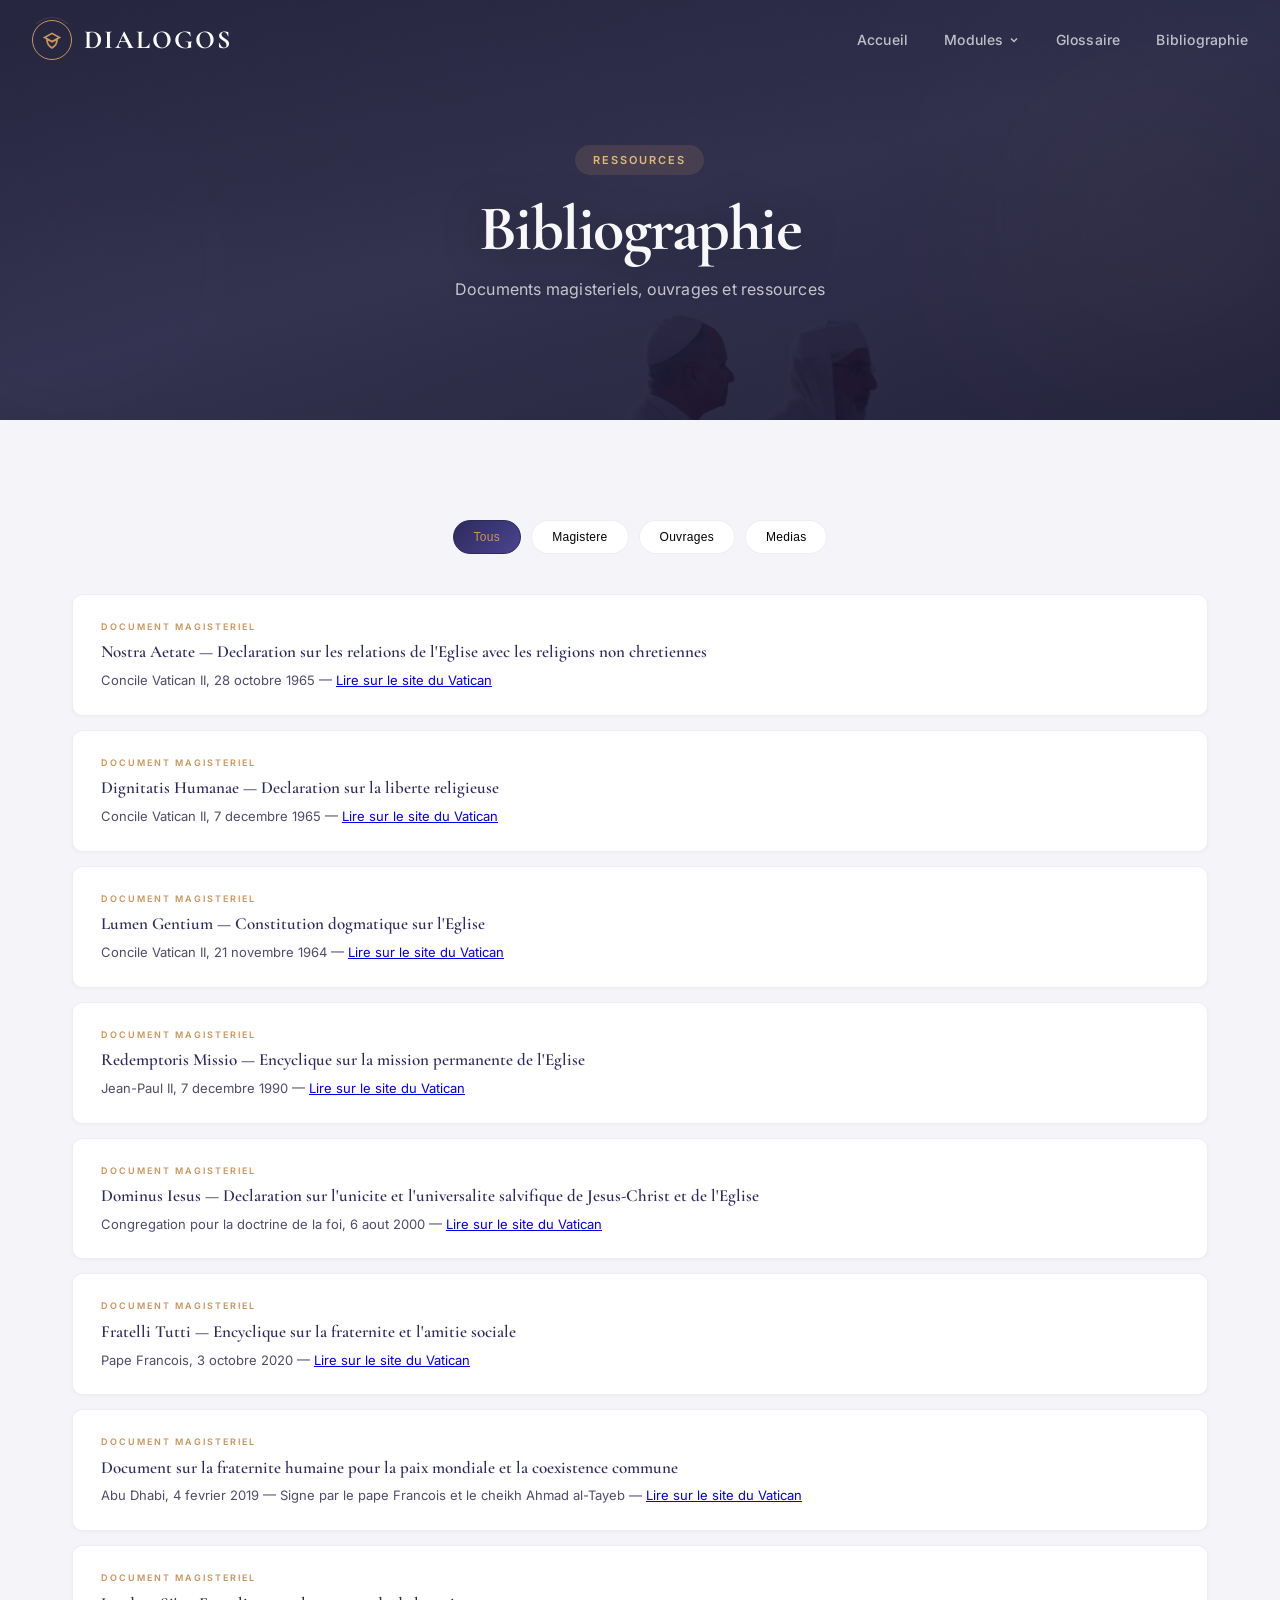
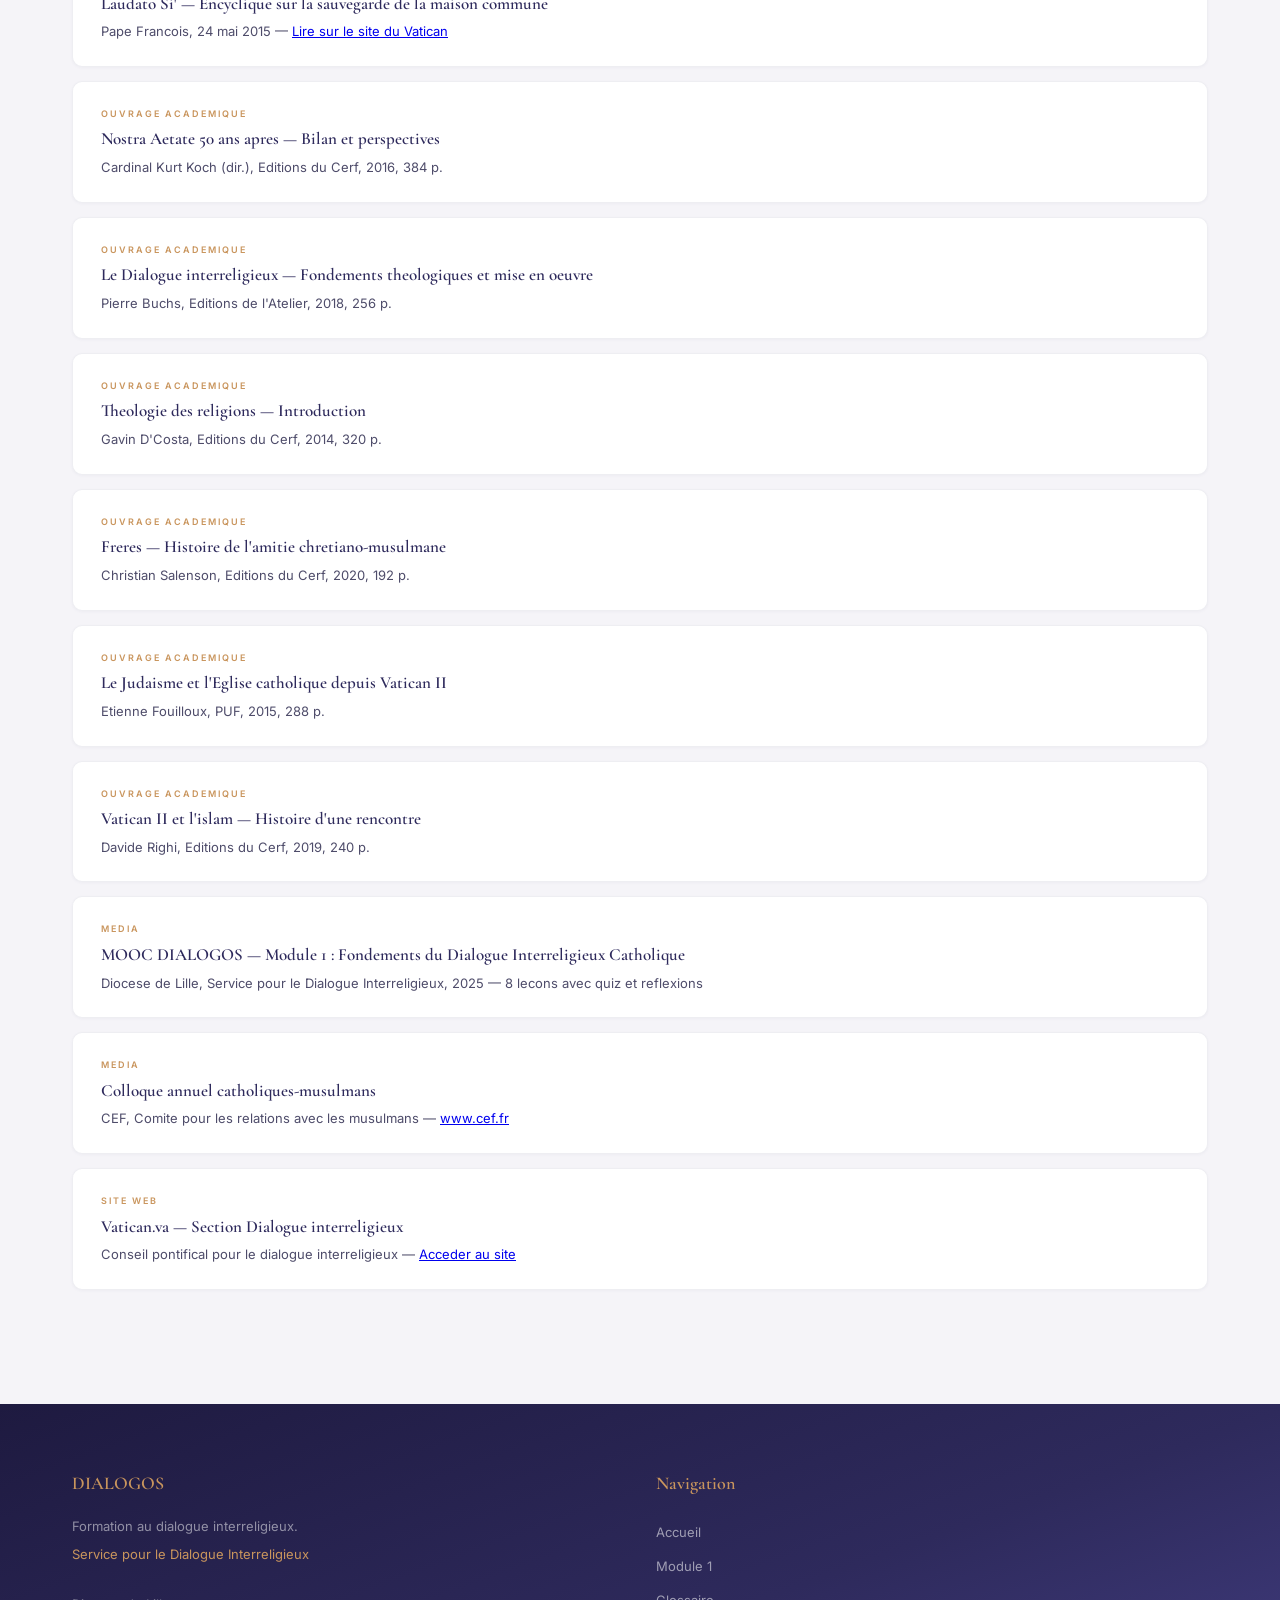
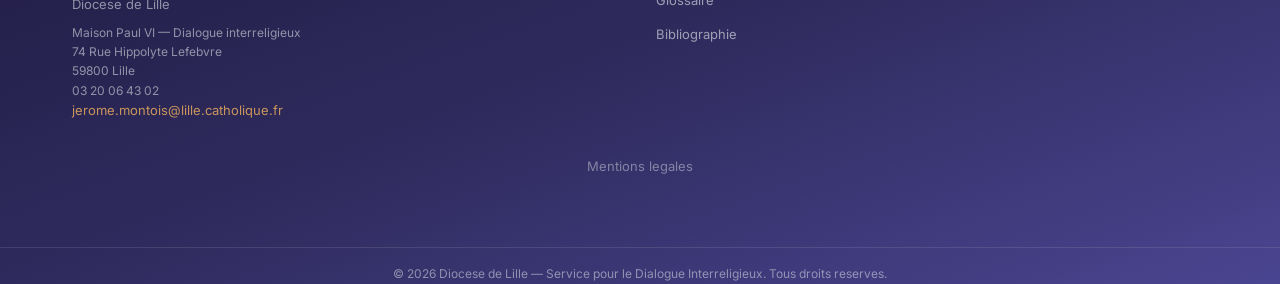
<file: bibliographie.html>
<!DOCTYPE html>
<html lang="fr">
<head><meta charset="UTF-8"><meta name="viewport" content="width=device-width, initial-scale=1.0"><title>Bibliographie | DIALOGOS</title><link rel="stylesheet" href="css/style.css">
  <!-- ── STICKY FOOTER FIX ── -->
  <style>
    body {
      min-height: 100dvh;
      display: flex;
      flex-direction: column;
    }
    main.main { flex: 1 0 auto; }
    .footer    { flex-shrink: 0; margin-top: 0; }
    #confetti-canvas {
      position: fixed !important;
      top: 0; left: 0;
      width: 100%; height: 100%;
      pointer-events: none;
      z-index: 9999;
    }
  </style>
</head>
<body>
  <div class="loader">
    <div class="loader-ring-wrap">
      <svg class="ring-outer" fill="none" viewBox="0 0 24 24" stroke="currentColor" stroke-width="1.5">
        <circle cx="12" cy="12" r="10" stroke="rgba(201,149,93,0.3)" stroke-dasharray="60 40"/>
      </svg>
      <svg class="ring-inner" fill="none" viewBox="0 0 24 24" stroke="currentColor" stroke-width="1.5">
        <path d="M12 14l9-5-9-5-9 5 9 5z" stroke="rgba(201,149,93,0.5)"/>
      </svg>
      <svg class="ring-icon" fill="none" viewBox="0 0 24 24" stroke="currentColor" stroke-width="2">
        <path d="M12 14l9-5-9-5-9 5 9 5z"/>
        <path d="M12 14l6.16-3.422A12.083 12.083 0 0112 21.5a12.083 12.083 0 01-6.16-10.922L12 14z"/>
      </svg>
    </div>
    <div class="loader-label">
      <div class="title">Chargement</div>
      <div class="subtitle">DIALOGOS</div>
    </div>
  </div>

  <nav class="nav"><div class="nav-inner"><a href="index.html" class="nav-logo"><div class="nav-logo-icon"><svg fill="none" viewBox="0 0 24 24" stroke="currentColor" stroke-width="2"><path d="M12 14l9-5-9-5-9 5 9 5z"/><path d="M12 14l6.16-3.422A12.083 12.083 0 0112 21.5a12.083 12.083 0 01-6.16-10.922L12 14z"/></svg></div>DIALOGOS</a><button class="nav-toggle" onclick="document.querySelector('.nav-links').classList.toggle('open')"><svg width="24" height="24" viewBox="0 0 24 24" fill="none" stroke="currentColor" stroke-width="2"><path d="M3 12h18M3 6h18M3 18h18"/></svg></button><ul class="nav-links">
        <li><a href="index.html">Accueil</a></li>
        <li class="nav-dropdown">
          <a href="javascript:void(0)" onclick="event.preventDefault();this.parentElement.classList.toggle('open')">Modules <svg width="12" height="12" viewBox="0 0 24 24" fill="none" stroke="currentColor" stroke-width="3"><path d="M6 9l6 6 6-6"/></svg></a>
          <ul class="nav-dropdown-menu">
            <li><a href="javascript:void(0)" onclick="openAuthModal('module1.html')">Module 1 &mdash; Fondements</a></li>
            <li><a href="javascript:void(0)" onclick="openAuthModal('module2.html')">Module 2 &mdash; 4 Formes</a></li>
            <li><a href="javascript:void(0)" onclick="openAuthModal('module3.html')">Module 3 &mdash; Marie</a></li>
            <li><a href="javascript:void(0)" onclick="openAuthModal('module4.html')">Module 4 &mdash; Jeune</a></li>
            <li><a href="javascript:void(0)" onclick="openAuthModal('module5.html')">Module 5 &mdash; Paix</a></li>
          </ul>
        </li>
        <li><a href="glossaire.html">Glossaire</a></li>
        <li><a href="bibliographie.html">Bibliographie</a></li>
      </ul></div></nav>

  <main class="main">
    <section class="hero hero-page">
      <div class="orb orb-1"></div><div class="orb orb-2"></div><div class="orb orb-3"></div>
      <div class="hero-inner" style="max-width:900px;"><div class="hero-eyebrow">Ressources</div><h1 style="font-size:clamp(36px,5.5vw,64px);margin-bottom:16px;">Bibliographie</h1><p class="hero-desc" style="max-width:640px;">Documents magisteriels, ouvrages et ressources</p></div></section>

    <section class="section">
      <div class="biblio-filters fade-in"><button class="biblio-filter active" onclick="filterBiblio('all',this)">Tous</button><button class="biblio-filter" onclick="filterBiblio('magistere',this)">Magistere</button><button class="biblio-filter" onclick="filterBiblio('ouvrage',this)">Ouvrages</button><button class="biblio-filter" onclick="filterBiblio('media',this)">Medias</button></div>

      <div id="biblio-list">
        <div class="biblio-item" data-type="magistere"><div class="type">Document magisteriel</div><div class="title">Nostra Aetate — Declaration sur les relations de l'Eglise avec les religions non chretiennes</div><div class="source">Concile Vatican II, 28 octobre 1965 — <a href="https://www.vatican.va/archive/hist_councils/ii_vatican_council/documents/vat-ii_decl_19651028_nostra-aetate_fr.html" target="_blank" rel="noopener">Lire sur le site du Vatican</a></div></div>
        <div class="biblio-item" data-type="magistere"><div class="type">Document magisteriel</div><div class="title">Dignitatis Humanae — Declaration sur la liberte religieuse</div><div class="source">Concile Vatican II, 7 decembre 1965 — <a href="https://www.vatican.va/archive/hist_councils/ii_vatican_council/documents/vat-ii_decl_19651207_dignitatis-humanae_fr.html" target="_blank" rel="noopener">Lire sur le site du Vatican</a></div></div>
        <div class="biblio-item" data-type="magistere"><div class="type">Document magisteriel</div><div class="title">Lumen Gentium — Constitution dogmatique sur l'Eglise</div><div class="source">Concile Vatican II, 21 novembre 1964 — <a href="https://www.vatican.va/archive/hist_councils/ii_vatican_council/documents/vat-ii_const_19641121_lumen-gentium_fr.html" target="_blank" rel="noopener">Lire sur le site du Vatican</a></div></div>
        <div class="biblio-item" data-type="magistere"><div class="type">Document magisteriel</div><div class="title">Redemptoris Missio — Encyclique sur la mission permanente de l'Eglise</div><div class="source">Jean-Paul II, 7 decembre 1990 — <a href="https://www.vatican.va/content/john-paul-ii/fr/encyclicals/documents/hf_jp-ii_enc_07121990_redemptoris-missio.html" target="_blank" rel="noopener">Lire sur le site du Vatican</a></div></div>
        <div class="biblio-item" data-type="magistere"><div class="type">Document magisteriel</div><div class="title">Dominus Iesus — Declaration sur l'unicite et l'universalite salvifique de Jesus-Christ et de l'Eglise</div><div class="source">Congregation pour la doctrine de la foi, 6 aout 2000 — <a href="https://www.vatican.va/roman_curia/congregations/cfaith/documents/rc_con_cfaith_doc_20000806_dominus-iesus_fr.html" target="_blank" rel="noopener">Lire sur le site du Vatican</a></div></div>
        <div class="biblio-item" data-type="magistere"><div class="type">Document magisteriel</div><div class="title">Fratelli Tutti — Encyclique sur la fraternite et l'amitie sociale</div><div class="source">Pape Francois, 3 octobre 2020 — <a href="https://www.vatican.va/content/francesco/fr/encyclicals/documents/papa-francesco_20201003_enciclica-fratelli-tutti.html" target="_blank" rel="noopener">Lire sur le site du Vatican</a></div></div>
        <div class="biblio-item" data-type="magistere"><div class="type">Document magisteriel</div><div class="title">Document sur la fraternite humaine pour la paix mondiale et la coexistence commune</div><div class="source">Abu Dhabi, 4 fevrier 2019 — Signe par le pape Francois et le cheikh Ahmad al-Tayeb — <a href="https://www.vatican.va/content/francesco/fr/travels/2019/outside-documents/papa-francesco_20190204_documento-fratellanza-umana.html" target="_blank" rel="noopener">Lire sur le site du Vatican</a></div></div>
        <div class="biblio-item" data-type="magistere"><div class="type">Document magisteriel</div><div class="title">Laudato Si' — Encyclique sur la sauvegarde de la maison commune</div><div class="source">Pape Francois, 24 mai 2015 — <a href="https://www.vatican.va/content/francesco/fr/encyclicals/documents/papa-francesco_20150524_enciclica-laudato-si.html" target="_blank" rel="noopener">Lire sur le site du Vatican</a></div></div>
        <div class="biblio-item" data-type="ouvrage"><div class="type">Ouvrage academique</div><div class="title">Nostra Aetate 50 ans apres — Bilan et perspectives</div><div class="source">Cardinal Kurt Koch (dir.), Editions du Cerf, 2016, 384 p.</div></div>
        <div class="biblio-item" data-type="ouvrage"><div class="type">Ouvrage academique</div><div class="title">Le Dialogue interreligieux — Fondements theologiques et mise en oeuvre</div><div class="source">Pierre Buchs, Editions de l'Atelier, 2018, 256 p.</div></div>
        <div class="biblio-item" data-type="ouvrage"><div class="type">Ouvrage academique</div><div class="title">Theologie des religions — Introduction</div><div class="source">Gavin D'Costa, Editions du Cerf, 2014, 320 p.</div></div>
        <div class="biblio-item" data-type="ouvrage"><div class="type">Ouvrage academique</div><div class="title">Freres — Histoire de l'amitie chretiano-musulmane</div><div class="source">Christian Salenson, Editions du Cerf, 2020, 192 p.</div></div>
        <div class="biblio-item" data-type="ouvrage"><div class="type">Ouvrage academique</div><div class="title">Le Judaisme et l'Eglise catholique depuis Vatican II</div><div class="source">Etienne Fouilloux, PUF, 2015, 288 p.</div></div>
        <div class="biblio-item" data-type="ouvrage"><div class="type">Ouvrage academique</div><div class="title">Vatican II et l'islam — Histoire d'une rencontre</div><div class="source">Davide Righi, Editions du Cerf, 2019, 240 p.</div></div>
        <div class="biblio-item" data-type="media"><div class="type">Media</div><div class="title">MOOC DIALOGOS — Module 1 : Fondements du Dialogue Interreligieux Catholique</div><div class="source">Diocese de Lille, Service pour le Dialogue Interreligieux, 2025 — 8 lecons avec quiz et reflexions</div></div>
        <div class="biblio-item" data-type="media"><div class="type">Media</div><div class="title">Colloque annuel catholiques-musulmans</div><div class="source">CEF, Comite pour les relations avec les musulmans — <a href="https://www.cef.fr" target="_blank" rel="noopener">www.cef.fr</a></div></div>
        <div class="biblio-item" data-type="media"><div class="type">Site web</div><div class="title">Vatican.va — Section Dialogue interreligieux</div><div class="source">Conseil pontifical pour le dialogue interreligieux — <a href="https://www.vatican.va/roman_curia/pontifical_councils/interelg/index_fr.htm" target="_blank" rel="noopener">Acceder au site</a></div></div>
      </div>
    </section>
  </main>

  <footer class="footer">
    <div class="footer-inner">
      <div>
        <h4>DIALOGOS</h4>
        <p>Formation au dialogue interreligieux.<br><a href="https://sdilille.github.io/" target="_blank" rel="noopener" style="color:var(--accent);text-decoration:none;">Service pour le Dialogue Interreligieux</a><br>Diocese de Lille</p>
        <p style="font-size:12px;color:rgba(255,255,255,0.5);margin-top:8px;line-height:1.6;">Maison Paul VI — Dialogue interreligieux<br>74 Rue Hippolyte Lefebvre<br>59800 Lille<br>03 20 06 43 02<br><a href="mailto:jerome.montois@lille.catholique.fr" style="color:var(--accent);display:inline;padding:0;">jerome.montois@lille.catholique.fr</a></p>
      </div>
      <div>
        <h4>Navigation</h4>
        <a href="index.html">Accueil</a>
        <a href="javascript:void(0)" onclick="openAuthModal('module1.html')">Module 1</a>
        <a href="glossaire.html">Glossaire</a>
        <a href="bibliographie.html">Bibliographie</a>
      </div>
    </div>
    <p style="text-align:center;padding:0 32px 16px;font-size:13px;color:rgba(255,255,255,0.4);"><a href="https://sdilille.github.io/mentions.html" target="_blank" rel="noopener" style="color:rgba(255,255,255,0.4);text-decoration:none;transition:color 0.3s;" onmouseover="this.style.color='var(--accent)'" onmouseout="this.style.color='rgba(255,255,255,0.4)'">Mentions legales</a></p>
    <div class="footer-bottom" style="padding-top:16px;border-top:1px solid rgba(255,255,255,0.1);">&copy; 2026 Diocese de Lille — Service pour le Dialogue Interreligieux. Tous droits reserves.</div>
  </footer>

  <script>
    function filterBiblio(type, btn) {
      document.querySelectorAll('.biblio-filter').forEach(b => b.classList.remove('active'));
      btn.classList.add('active');
      document.querySelectorAll('.biblio-item').forEach(item => {
        item.style.display = (type === 'all' || item.dataset.type === type) ? 'block' : 'none';
      });
    }
  </script>
  <script src="js/main.js"></script>
  <canvas id="confetti-canvas"></canvas>
</body>
</html>
</file>
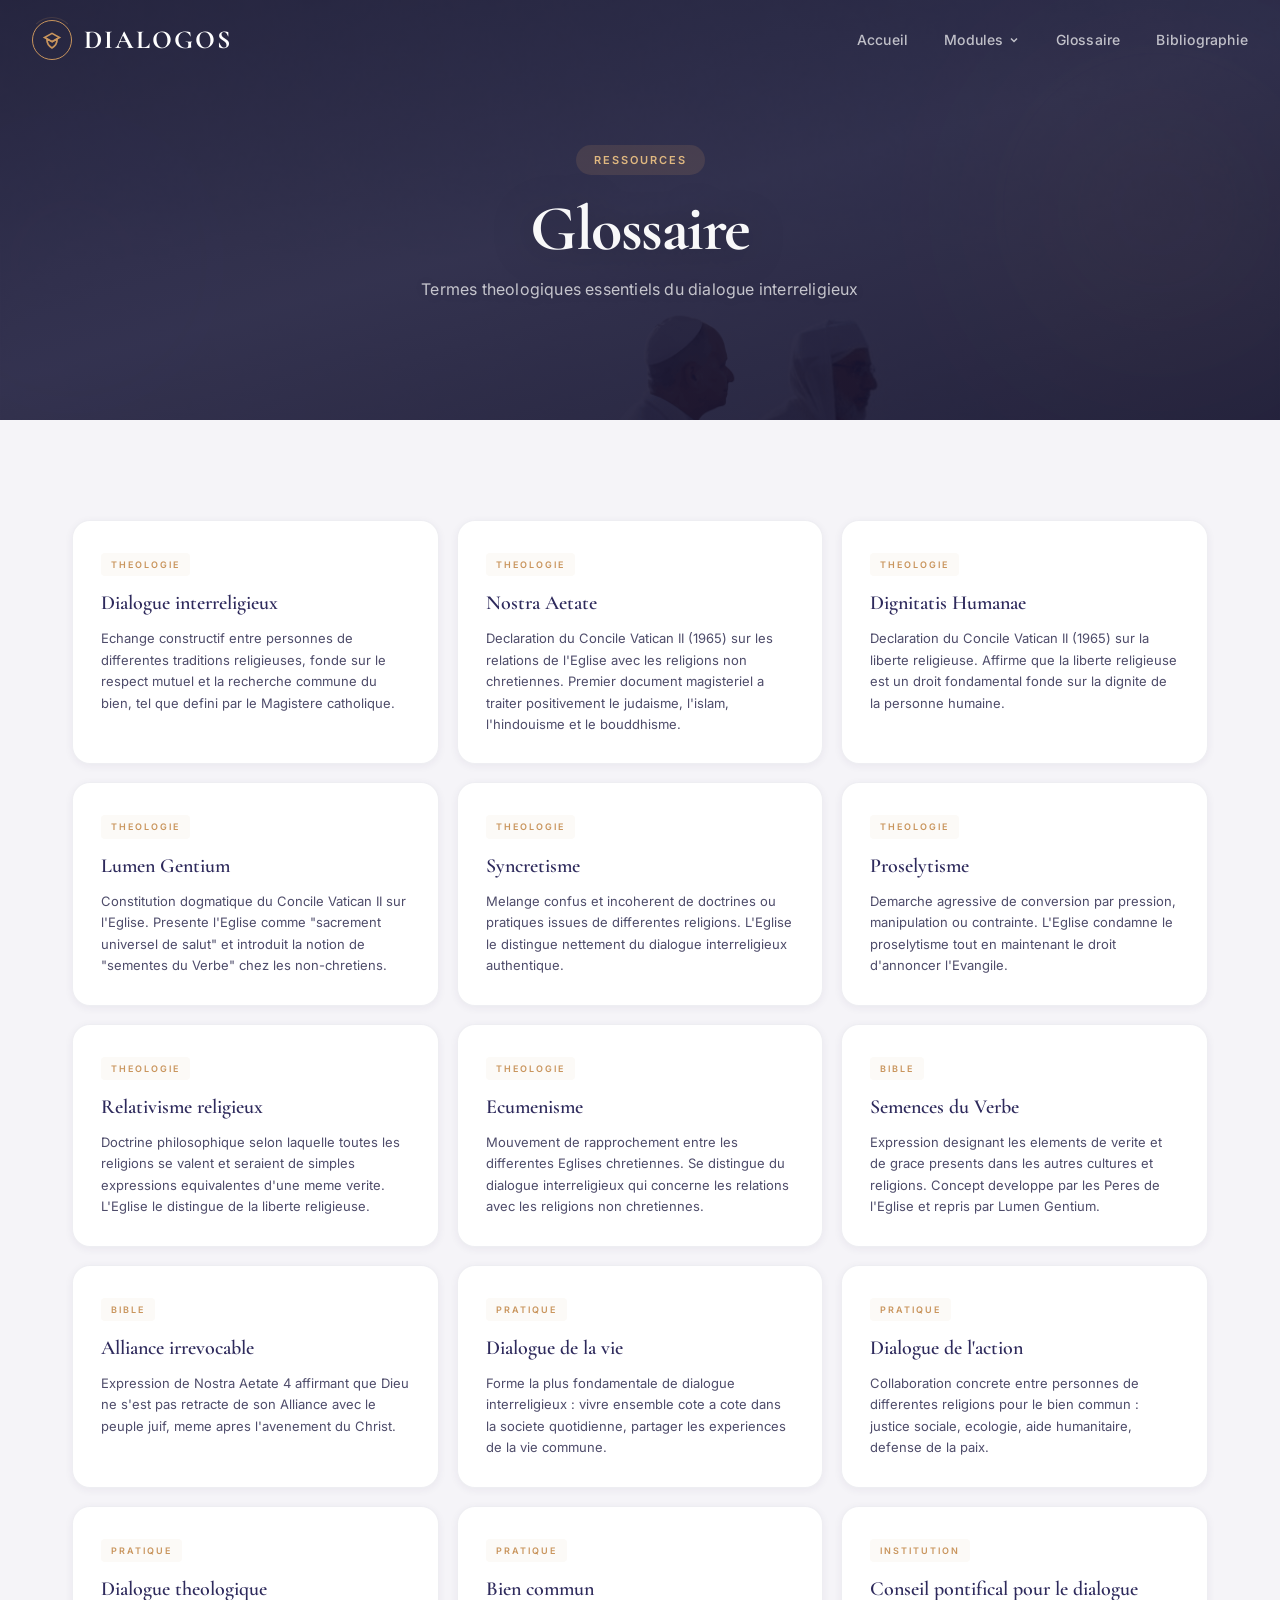
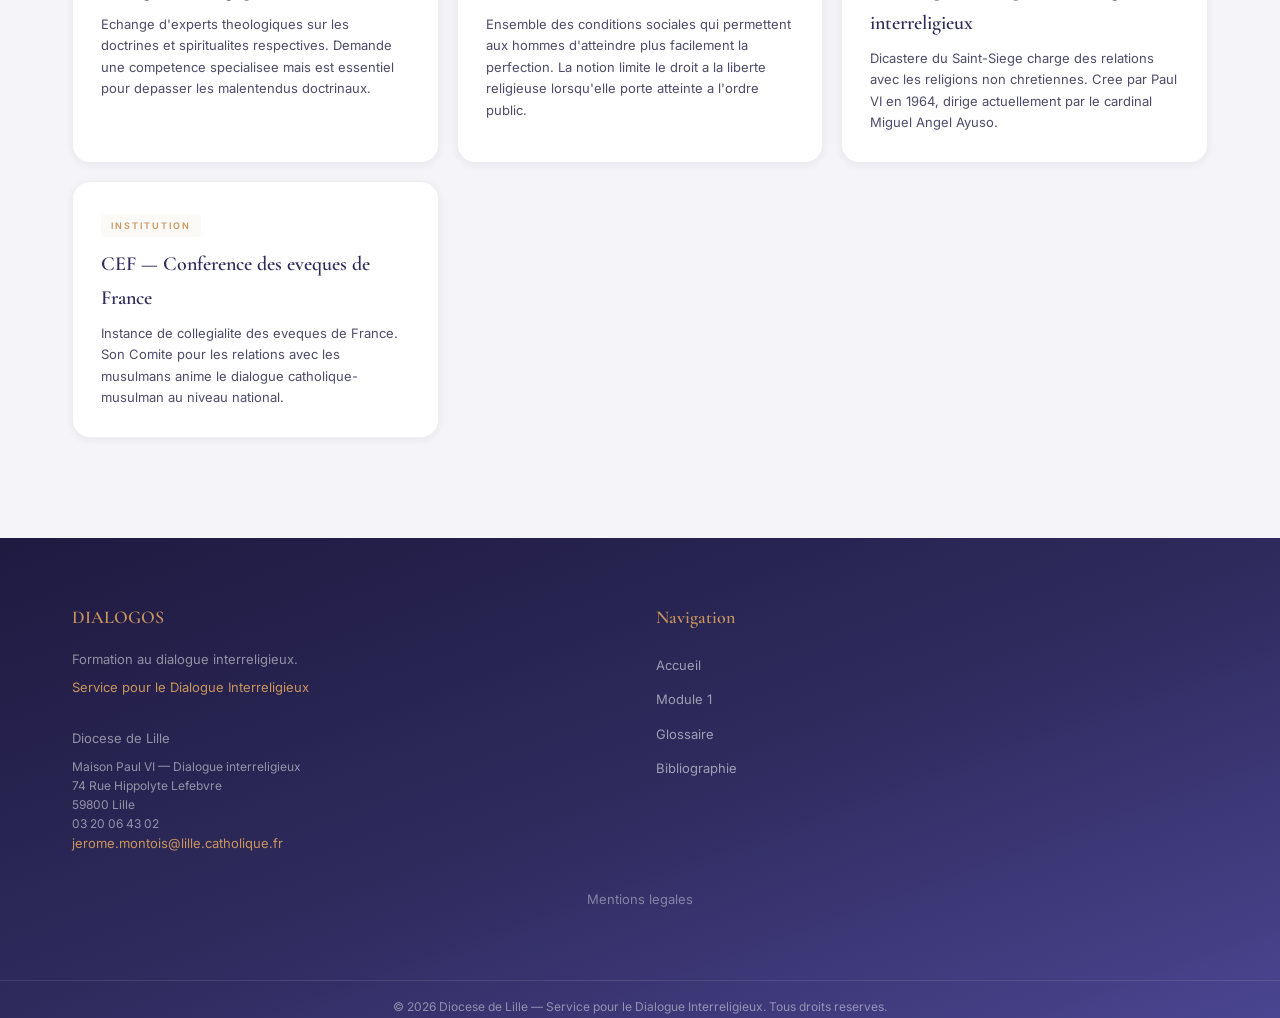
<file: glossaire.html>
<!DOCTYPE html>
<html lang="fr">
<head><meta charset="UTF-8"><meta name="viewport" content="width=device-width, initial-scale=1.0"><title>Glossaire | DIALOGOS</title><link rel="stylesheet" href="css/style.css">
  <!-- ── STICKY FOOTER FIX ── -->
  <style>
    body {
      min-height: 100dvh;
      display: flex;
      flex-direction: column;
    }
    main.main { flex: 1 0 auto; }
    .footer    { flex-shrink: 0; margin-top: 0; }
    #confetti-canvas {
      position: fixed !important;
      top: 0; left: 0;
      width: 100%; height: 100%;
      pointer-events: none;
      z-index: 9999;
    }
  </style>
</head>
<body>
  <div class="loader">
    <div class="loader-ring-wrap">
      <svg class="ring-outer" fill="none" viewBox="0 0 24 24" stroke="currentColor" stroke-width="1.5">
        <circle cx="12" cy="12" r="10" stroke="rgba(201,149,93,0.3)" stroke-dasharray="60 40"/>
      </svg>
      <svg class="ring-inner" fill="none" viewBox="0 0 24 24" stroke="currentColor" stroke-width="1.5">
        <path d="M12 14l9-5-9-5-9 5 9 5z" stroke="rgba(201,149,93,0.5)"/>
      </svg>
      <svg class="ring-icon" fill="none" viewBox="0 0 24 24" stroke="currentColor" stroke-width="2">
        <path d="M12 14l9-5-9-5-9 5 9 5z"/>
        <path d="M12 14l6.16-3.422A12.083 12.083 0 0112 21.5a12.083 12.083 0 01-6.16-10.922L12 14z"/>
      </svg>
    </div>
    <div class="loader-label">
      <div class="title">Chargement</div>
      <div class="subtitle">DIALOGOS</div>
    </div>
  </div>

  <nav class="nav"><div class="nav-inner"><a href="index.html" class="nav-logo"><div class="nav-logo-icon"><svg fill="none" viewBox="0 0 24 24" stroke="currentColor" stroke-width="2"><path d="M12 14l9-5-9-5-9 5 9 5z"/><path d="M12 14l6.16-3.422A12.083 12.083 0 0112 21.5a12.083 12.083 0 01-6.16-10.922L12 14z"/></svg></div>DIALOGOS</a><button class="nav-toggle" onclick="document.querySelector('.nav-links').classList.toggle('open')"><svg width="24" height="24" viewBox="0 0 24 24" fill="none" stroke="currentColor" stroke-width="2"><path d="M3 12h18M3 6h18M3 18h18"/></svg></button><ul class="nav-links">
        <li><a href="index.html">Accueil</a></li>
        <li class="nav-dropdown">
          <a href="javascript:void(0)" onclick="event.preventDefault();this.parentElement.classList.toggle('open')">Modules <svg width="12" height="12" viewBox="0 0 24 24" fill="none" stroke="currentColor" stroke-width="3"><path d="M6 9l6 6 6-6"/></svg></a>
          <ul class="nav-dropdown-menu">
            <li><a href="javascript:void(0)" onclick="openAuthModal('module1.html')">Module 1 &mdash; Fondements</a></li>
            <li><a href="javascript:void(0)" onclick="openAuthModal('module2.html')">Module 2 &mdash; 4 Formes</a></li>
            <li><a href="javascript:void(0)" onclick="openAuthModal('module3.html')">Module 3 &mdash; Marie</a></li>
            <li><a href="javascript:void(0)" onclick="openAuthModal('module4.html')">Module 4 &mdash; Jeune</a></li>
            <li><a href="javascript:void(0)" onclick="openAuthModal('module5.html')">Module 5 &mdash; Paix</a></li>
          </ul>
        </li>
        <li><a href="glossaire.html">Glossaire</a></li>
        <li><a href="bibliographie.html">Bibliographie</a></li>
      </ul></div></nav>

  <main class="main">
    <section class="hero hero-page">
      <div class="orb orb-1"></div><div class="orb orb-2"></div><div class="orb orb-3"></div>
      <div class="hero-inner" style="max-width:900px;"><div class="hero-eyebrow">Ressources</div><h1 style="font-size:clamp(36px,5.5vw,64px);margin-bottom:16px;">Glossaire</h1><p class="hero-desc" style="max-width:640px;">Termes theologiques essentiels du dialogue interreligieux</p></div></section>

    <section class="section">
      <div class="glossaire-grid">
        <div class="glossaire-card fade-in"><div class="cat">Theologie</div><h3>Dialogue interreligieux</h3><p>Echange constructif entre personnes de differentes traditions religieuses, fonde sur le respect mutuel et la recherche commune du bien, tel que defini par le Magistere catholique.</p></div>
        <div class="glossaire-card fade-in"><div class="cat">Theologie</div><h3>Nostra Aetate</h3><p>Declaration du Concile Vatican II (1965) sur les relations de l'Eglise avec les religions non chretiennes. Premier document magisteriel a traiter positivement le judaisme, l'islam, l'hindouisme et le bouddhisme.</p></div>
        <div class="glossaire-card fade-in"><div class="cat">Theologie</div><h3>Dignitatis Humanae</h3><p>Declaration du Concile Vatican II (1965) sur la liberte religieuse. Affirme que la liberte religieuse est un droit fondamental fonde sur la dignite de la personne humaine.</p></div>
        <div class="glossaire-card fade-in"><div class="cat">Theologie</div><h3>Lumen Gentium</h3><p>Constitution dogmatique du Concile Vatican II sur l'Eglise. Presente l'Eglise comme "sacrement universel de salut" et introduit la notion de "sementes du Verbe" chez les non-chretiens.</p></div>
        <div class="glossaire-card fade-in"><div class="cat">Theologie</div><h3>Syncretisme</h3><p>Melange confus et incoherent de doctrines ou pratiques issues de differentes religions. L'Eglise le distingue nettement du dialogue interreligieux authentique.</p></div>
        <div class="glossaire-card fade-in"><div class="cat">Theologie</div><h3>Proselytisme</h3><p>Demarche agressive de conversion par pression, manipulation ou contrainte. L'Eglise condamne le proselytisme tout en maintenant le droit d'annoncer l'Evangile.</p></div>
        <div class="glossaire-card fade-in"><div class="cat">Theologie</div><h3>Relativisme religieux</h3><p>Doctrine philosophique selon laquelle toutes les religions se valent et seraient de simples expressions equivalentes d'une meme verite. L'Eglise le distingue de la liberte religieuse.</p></div>
        <div class="glossaire-card fade-in"><div class="cat">Theologie</div><h3>Ecumenisme</h3><p>Mouvement de rapprochement entre les differentes Eglises chretiennes. Se distingue du dialogue interreligieux qui concerne les relations avec les religions non chretiennes.</p></div>
        <div class="glossaire-card fade-in"><div class="cat">Bible</div><h3>Semences du Verbe</h3><p>Expression designant les elements de verite et de grace presents dans les autres cultures et religions. Concept developpe par les Peres de l'Eglise et repris par Lumen Gentium.</p></div>
        <div class="glossaire-card fade-in"><div class="cat">Bible</div><h3>Alliance irrevocable</h3><p>Expression de Nostra Aetate 4 affirmant que Dieu ne s'est pas retracte de son Alliance avec le peuple juif, meme apres l'avenement du Christ.</p></div>
        <div class="glossaire-card fade-in"><div class="cat">Pratique</div><h3>Dialogue de la vie</h3><p>Forme la plus fondamentale de dialogue interreligieux : vivre ensemble cote a cote dans la societe quotidienne, partager les experiences de la vie commune.</p></div>
        <div class="glossaire-card fade-in"><div class="cat">Pratique</div><h3>Dialogue de l'action</h3><p>Collaboration concrete entre personnes de differentes religions pour le bien commun : justice sociale, ecologie, aide humanitaire, defense de la paix.</p></div>
        <div class="glossaire-card fade-in"><div class="cat">Pratique</div><h3>Dialogue theologique</h3><p>Echange d'experts theologiques sur les doctrines et spiritualites respectives. Demande une competence specialisee mais est essentiel pour depasser les malentendus doctrinaux.</p></div>
        <div class="glossaire-card fade-in"><div class="cat">Pratique</div><h3>Bien commun</h3><p>Ensemble des conditions sociales qui permettent aux hommes d'atteindre plus facilement la perfection. La notion limite le droit a la liberte religieuse lorsqu'elle porte atteinte a l'ordre public.</p></div>
        <div class="glossaire-card fade-in"><div class="cat">Institution</div><h3>Conseil pontifical pour le dialogue interreligieux</h3><p>Dicastere du Saint-Siege charge des relations avec les religions non chretiennes. Cree par Paul VI en 1964, dirige actuellement par le cardinal Miguel Angel Ayuso.</p></div>
        <div class="glossaire-card fade-in"><div class="cat">Institution</div><h3>CEF — Conference des eveques de France</h3><p>Instance de collegialite des eveques de France. Son Comite pour les relations avec les musulmans anime le dialogue catholique-musulman au niveau national.</p></div>
      </div>
    </section>
  </main>

  <footer class="footer">
    <div class="footer-inner">
      <div>
        <h4>DIALOGOS</h4>
        <p>Formation au dialogue interreligieux.<br><a href="https://sdilille.github.io/" target="_blank" rel="noopener" style="color:var(--accent);text-decoration:none;">Service pour le Dialogue Interreligieux</a><br>Diocese de Lille</p>
        <p style="font-size:12px;color:rgba(255,255,255,0.5);margin-top:8px;line-height:1.6;">Maison Paul VI — Dialogue interreligieux<br>74 Rue Hippolyte Lefebvre<br>59800 Lille<br>03 20 06 43 02<br><a href="mailto:jerome.montois@lille.catholique.fr" style="color:var(--accent);display:inline;padding:0;">jerome.montois@lille.catholique.fr</a></p>
      </div>
      <div>
        <h4>Navigation</h4>
        <a href="index.html">Accueil</a>
        <a href="javascript:void(0)" onclick="openAuthModal('module1.html')">Module 1</a>
        <a href="glossaire.html">Glossaire</a>
        <a href="bibliographie.html">Bibliographie</a>
      </div>
    </div>
    <p style="text-align:center;padding:0 32px 16px;font-size:13px;color:rgba(255,255,255,0.4);"><a href="https://sdilille.github.io/mentions.html" target="_blank" rel="noopener" style="color:rgba(255,255,255,0.4);text-decoration:none;transition:color 0.3s;" onmouseover="this.style.color='var(--accent)'" onmouseout="this.style.color='rgba(255,255,255,0.4)'">Mentions legales</a></p>
    <div class="footer-bottom" style="padding-top:16px;border-top:1px solid rgba(255,255,255,0.1);">&copy; 2026 Diocese de Lille — Service pour le Dialogue Interreligieux. Tous droits reserves.</div>
  </footer>
  <script src="js/main.js"></script>
  <canvas id="confetti-canvas"></canvas>
</body>
</html>
</file>
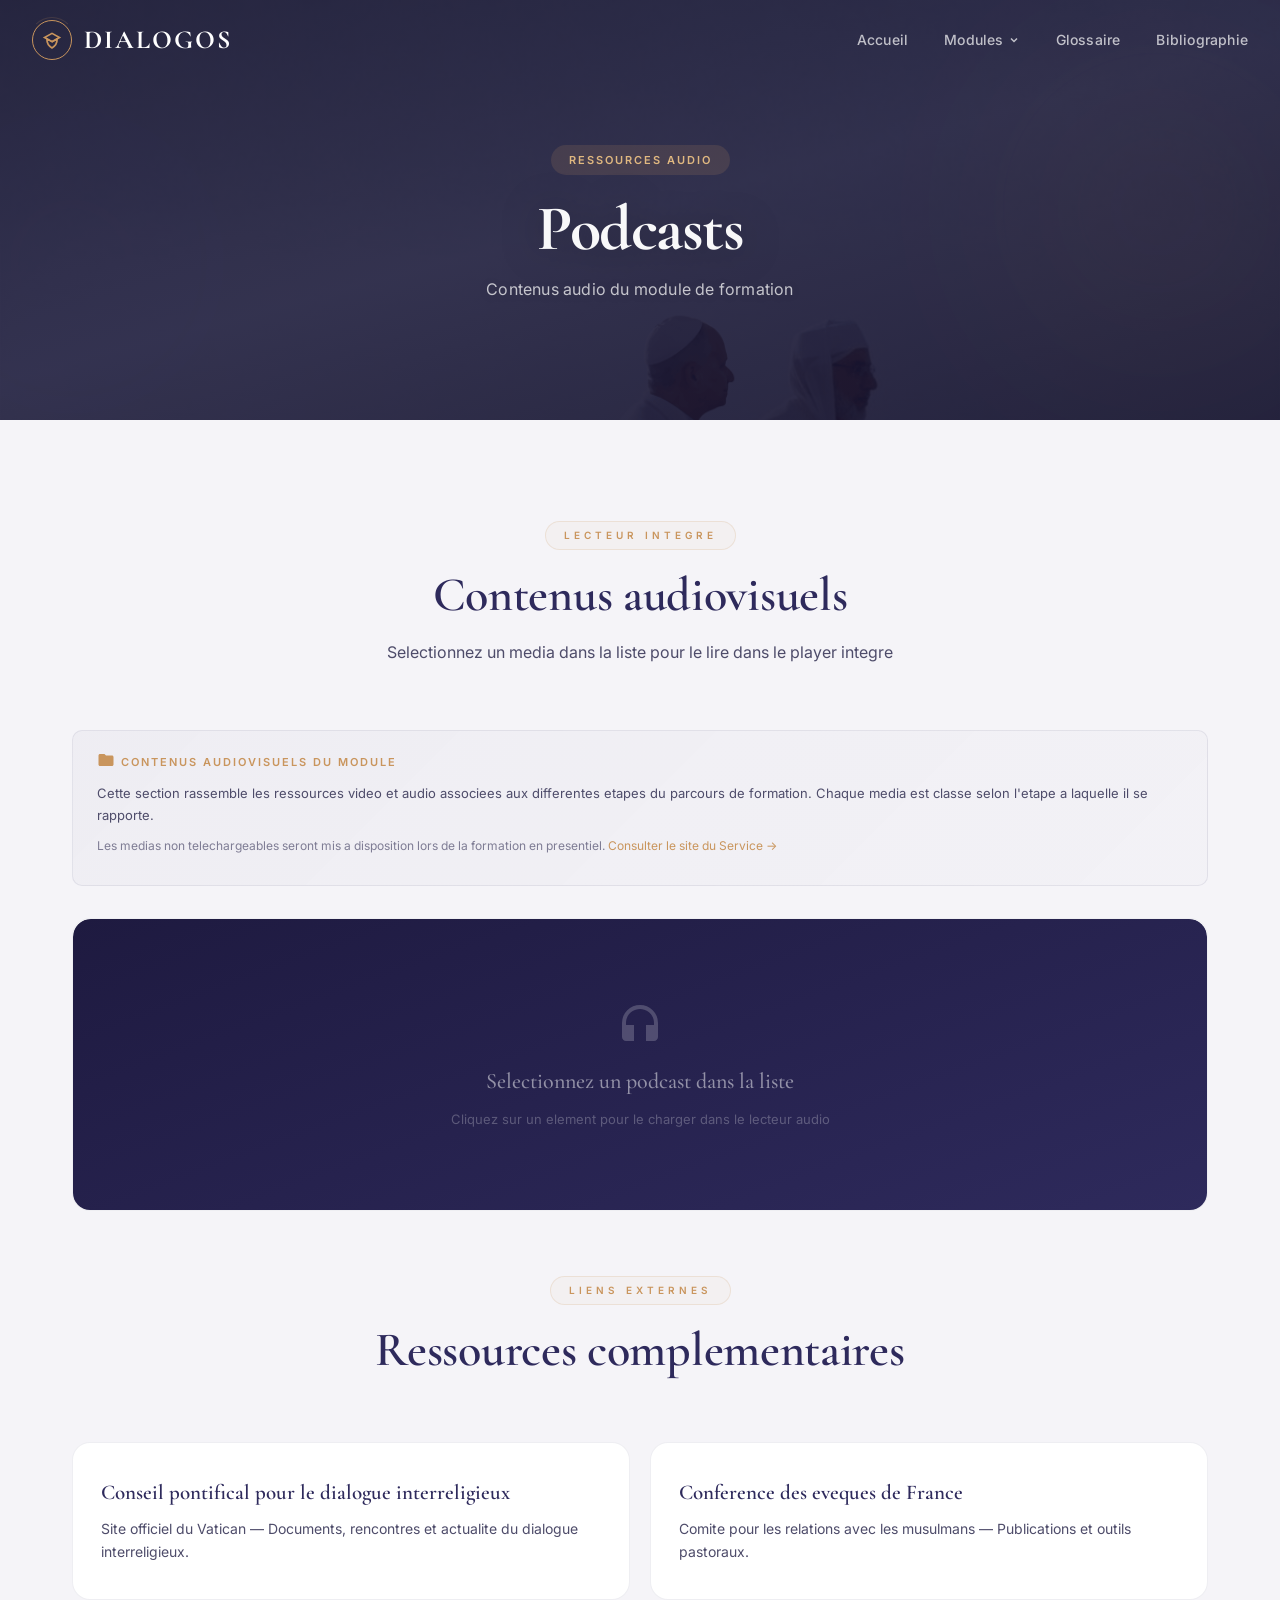
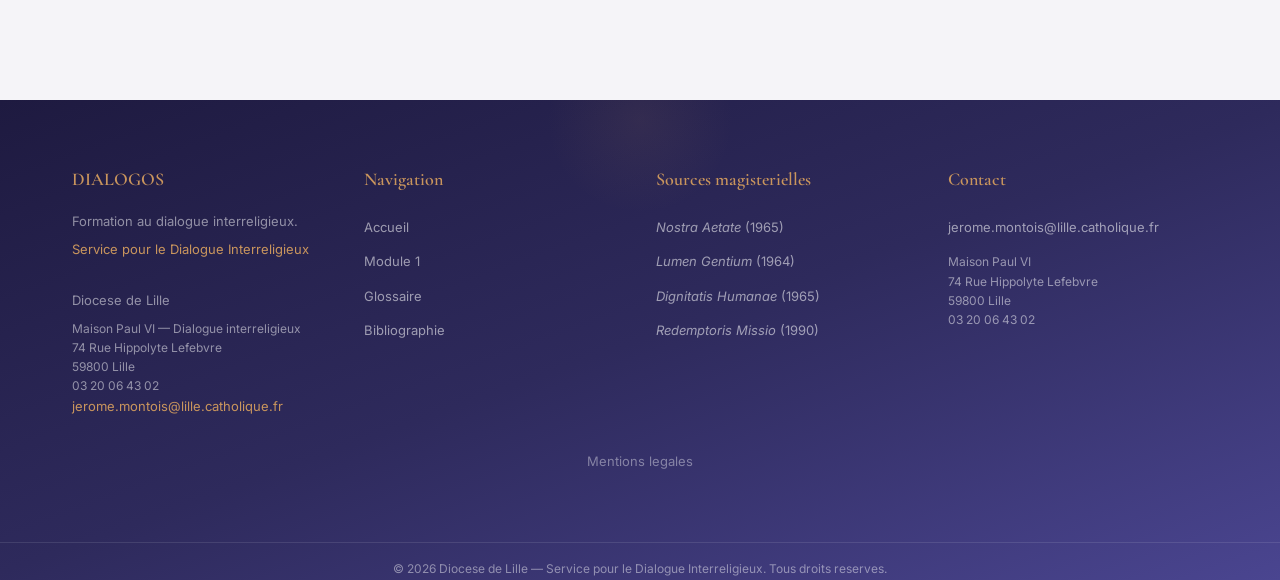
<file: medias.html>
<!DOCTYPE html>
<html lang="fr">
<head>
  <meta charset="UTF-8">
  <meta name="viewport" content="width=device-width, initial-scale=1.0">
  <title>Medias | DIALOGOS</title>
  <meta name="description" content="Medias video et audio du module DIALOGOS — Fondements du Dialogue Interreligieux Catholique.">
  <link rel="stylesheet" href="css/style.css">
  <style>
    /* Player integre */
    .player-section { background: var(--surface); border-radius: var(--radius); border: 1px solid var(--border); overflow: hidden; margin-bottom: 48px; }
    .player-wrap { position: relative; background: linear-gradient(160deg, var(--primary-dark), var(--primary)); border-radius: var(--radius) var(--radius) 0 0; overflow: hidden; }
    .player-wrap video, .player-wrap audio { width: 100%; display: block; outline: none; }
    .player-wrap audio { padding: 40px 32px; }
    .player-placeholder { text-align: center; padding: 80px 32px; color: rgba(255,255,255,0.4); }
    .player-placeholder .icon { margin-bottom: 16px; opacity: 0.5; display: flex; align-items: center; justify-content: center; }
    .player-placeholder h3 { font-family: 'Cormorant Garamond', serif; font-size: 22px; font-weight: 500; color: rgba(255,255,255,0.5); margin-bottom: 8px; }
    .player-placeholder p { font-size: 13px; color: rgba(255,255,255,0.25); margin: 0; }
    .player-info { padding: 24px 32px; border-bottom: 1px solid var(--border); }
    .player-info h3 { font-family: 'Cormorant Garamond', serif; font-size: 20px; font-weight: 600; color: var(--primary); margin-bottom: 6px; }
    .player-info .meta { font-size: 12px; color: var(--text-muted); letter-spacing: 0.5px; }
    .player-info .desc { font-size: 14px; color: var(--text-secondary); margin-top: 10px; line-height: 1.6; }

    /* Playlist */
    .playlist { list-style: none; padding: 0; margin: 0; }
    .playlist-item { display: flex; align-items: center; gap: 16px; padding: 16px 32px; border-bottom: 1px solid var(--border-light); cursor: pointer; transition: all 0.3s ease; position: relative; }
    .playlist-item:last-child { border-bottom: none; }
    .playlist-item:hover { background: rgba(46,42,92,0.02); }
    .playlist-item.active { background: rgba(201,149,93,0.04); }
    .playlist-item.active::before { content: ''; position: absolute; left: 0; top: 0; bottom: 0; width: 3px; background: linear-gradient(180deg, var(--accent), var(--primary-lighter)); }
    .playlist-item .pl-num { width: 32px; height: 32px; border-radius: 8px; background: rgba(46,42,92,0.05); color: var(--text-muted); display: flex; align-items: center; justify-content: center; font-size: 12px; font-weight: 600; flex-shrink: 0; transition: all 0.3s ease; }
    .playlist-item:hover .pl-num { background: var(--primary); color: var(--accent); }
    .playlist-item.active .pl-num { background: linear-gradient(135deg, var(--accent), var(--accent-light)); color: var(--primary-dark); }
    .playlist-item .pl-play { display: none; }
    .playlist-item:hover .pl-num span { display: none; }
    .playlist-item:hover .pl-play { display: block; font-size: 14px; }
    .playlist-item .pl-body { flex: 1; min-width: 0; }
    .playlist-item .pl-title { font-size: 14px; font-weight: 500; color: var(--text); white-space: nowrap; overflow: hidden; text-overflow: ellipsis; margin-bottom: 4px; }
    .playlist-item .pl-meta { font-size: 11px; color: var(--text-muted); letter-spacing: 0.5px; }
    .playlist-item .pl-duration { font-size: 12px; color: var(--text-muted); font-weight: 500; flex-shrink: 0; }
    .playlist-item .pl-type { font-size: 9px; font-weight: 600; letter-spacing: 1.5px; text-transform: uppercase; padding: 4px 10px; border-radius: 4px; background: rgba(46,42,92,0.04); color: var(--text-muted); flex-shrink: 0; }
    .playlist-item.active .pl-type { background: rgba(201,149,93,0.08); color: var(--accent); }

    /* Step headers in playlist */
    .playlist-step-header { display: flex; align-items: center; gap: 12px; padding: 14px 32px 10px; font-size: 11px; font-weight: 600; letter-spacing: 2px; text-transform: uppercase; color: var(--primary); border-bottom: 1px solid var(--border-light); background: rgba(46,42,92,0.02); }
    .playlist-step-header .pl-step-num { width: 24px; height: 24px; border-radius: 6px; background: linear-gradient(135deg, var(--primary), var(--primary-light)); color: var(--accent); display: flex; align-items: center; justify-content: center; font-size: 11px; font-weight: 700; }
    .playlist-step-header .pl-step-name { flex: 1; }
    .playlist-step-header .pl-step-lock { font-size: 10px; color: var(--text-muted); letter-spacing: 1px; }

    /* Locked items */
    .playlist-item.locked { cursor: not-allowed; opacity: 0.5; }
    .playlist-item.locked:hover { background: none; transform: none; }
    .playlist-item.locked:hover .pl-num { background: rgba(46,42,92,0.05); color: var(--text-muted); }
    .playlist-item.locked .pl-play { display: none !important; }

    /* Tabs */
    .media-tabs { display: flex; gap: 8px; margin-bottom: 32px; border-bottom: 1px solid var(--border); padding-bottom: 0; }
    .media-tab { padding: 12px 24px; font-size: 13px; font-weight: 600; letter-spacing: 0.3px; color: var(--text-muted); background: none; border: none; border-bottom: 2px solid transparent; cursor: pointer; transition: all 0.3s ease; margin-bottom: -1px; }
    .media-tab:hover { color: var(--primary); }
    .media-tab.active { color: var(--accent); border-bottom-color: var(--accent); }
    .media-panel { display: none; }
    .media-panel.active { display: block; }

    /* Repertoire info */
    .repo-info { background: linear-gradient(135deg, rgba(46,42,92,0.03), rgba(46,42,92,0.01)); border-radius: var(--radius-sm); padding: 20px 24px; margin-bottom: 32px; border: 1px solid var(--border); }
    .repo-info h4 { font-size: 11px; font-weight: 600; letter-spacing: 2px; text-transform: uppercase; color: var(--accent); margin-bottom: 10px; }
    .repo-info p { font-size: 13px; color: var(--text-secondary); margin: 0 0 8px; }
    .repo-info code { font-size: 12px; background: rgba(46,42,92,0.04); padding: 2px 8px; border-radius: 4px; color: var(--primary); }
  </style>

  <!-- ── STICKY FOOTER FIX ── -->
  <style>
    body {
      min-height: 100dvh;
      display: flex;
      flex-direction: column;
    }
    main.main { flex: 1 0 auto; }
    .footer    { flex-shrink: 0; margin-top: 0; }
    #confetti-canvas {
      position: fixed !important;
      top: 0; left: 0;
      width: 100%; height: 100%;
      pointer-events: none;
      z-index: 9999;
    }
  </style>
</head>
<body>
  <div class="loader">
    <div class="loader-ring-wrap">
      <svg class="ring-outer" fill="none" viewBox="0 0 24 24" stroke="currentColor" stroke-width="1.5"><circle cx="12" cy="12" r="10" stroke="rgba(201,149,93,0.3)" stroke-dasharray="60 40"/></svg>
      <svg class="ring-inner" fill="none" viewBox="0 0 24 24" stroke="currentColor" stroke-width="1.5"><path d="M12 14l9-5-9-5-9 5 9 5z" stroke="rgba(201,149,93,0.5)"/></svg>
      <svg class="ring-icon" fill="none" viewBox="0 0 24 24" stroke="currentColor" stroke-width="2"><path d="M12 14l9-5-9-5-9 5 9 5z"/><path d="M12 14l6.16-3.422A12.083 12.083 0 0112 21.5a12.083 12.083 0 01-6.16-10.922L12 14z"/></svg>
    </div>
    <div class="loader-label"><div class="title">Chargement</div><div class="subtitle">DIALOGOS</div></div>
  </div>

  <nav class="nav"><div class="nav-inner"><a href="index.html" class="nav-logo"><div class="nav-logo-icon"><svg fill="none" viewBox="0 0 24 24" stroke="currentColor" stroke-width="2"><path d="M12 14l9-5-9-5-9 5 9 5z"/><path d="M12 14l6.16-3.422A12.083 12.083 0 0112 21.5a12.083 12.083 0 01-6.16-10.922L12 14z"/></svg></div>DIALOGOS</a><button class="nav-toggle" onclick="document.querySelector('.nav-links').classList.toggle('open')"><svg width="24" height="24" viewBox="0 0 24 24" fill="none" stroke="currentColor" stroke-width="2"><path d="M3 12h18M3 6h18M3 18h18"/></svg></button><ul class="nav-links">
        <li><a href="index.html">Accueil</a></li>
        <li class="nav-dropdown">
          <a href="javascript:void(0)" onclick="event.preventDefault();this.parentElement.classList.toggle('open')">Modules <svg width="12" height="12" viewBox="0 0 24 24" fill="none" stroke="currentColor" stroke-width="3"><path d="M6 9l6 6 6-6"/></svg></a>
          <ul class="nav-dropdown-menu">
            <li><a href="javascript:void(0)" onclick="openAuthModal('module1.html')">Module 1 &mdash; Fondements</a></li>
            <li><a href="javascript:void(0)" onclick="openAuthModal('module2.html')">Module 2 &mdash; 4 Formes</a></li>
            <li><a href="javascript:void(0)" onclick="openAuthModal('module3.html')">Module 3 &mdash; Marie</a></li>
            <li><a href="javascript:void(0)" onclick="openAuthModal('module4.html')">Module 4 &mdash; Jeune</a></li>
            <li><a href="javascript:void(0)" onclick="openAuthModal('module5.html')">Module 5 &mdash; Paix</a></li>
          </ul>
        </li>
        <li><a href="glossaire.html">Glossaire</a></li>
        <li><a href="bibliographie.html">Bibliographie</a></li>
      </ul></div></nav>

  <main class="main">
    <section class="hero hero-page">
      <div class="orb orb-1"></div><div class="orb orb-2"></div><div class="orb orb-3"></div>
      <div class="hero-inner" style="max-width:900px;">
        <div class="hero-eyebrow">Ressources audio</div>
        <h1 style="font-size:clamp(36px,5.5vw,64px);margin-bottom:16px;">Podcasts</h1>
        <p class="hero-desc" style="max-width:640px;">Contenus audio du module de formation</p>
      </div>
    </section>

    <section class="section">
      <div class="section-header fade-in">
        <div class="section-eyebrow">Lecteur integre</div>
        <h2>Contenus audiovisuels</h2>
        <p>Selectionnez un media dans la liste pour le lire dans le player integre</p>
      </div>

      <!-- Repertoire info -->
      <div class="repo-info fade-in">
        <h4><svg width="18" height="18" viewBox="0 0 24 24" fill="currentColor" style="vertical-align:-3px;margin-right:6px;"><path d="M10 4H4c-1.1 0-1.99.9-1.99 2L2 18c0 1.1.9 2 2 2h16c1.1 0 2-.9 2-2V8c0-1.1-.9-2-2-2h-8l-2-2z"/></svg>Contenus audiovisuels du module</h4>
        <p>Cette section rassemble les ressources video et audio associees aux differentes etapes du parcours de formation. Chaque media est classe selon l'etape a laquelle il se rapporte.</p>
        <p style="font-size:12px;color:var(--text-muted);margin-top:10px;">Les medias non telechargeables seront mis a disposition lors de la formation en presentiel. <a href="https://sdilille.github.io/" target="_blank" rel="noopener" style="color:var(--accent);text-decoration:none;">Consulter le site du Service →</a></p>
      </div>

      <!-- Player -->
      <div class="player-section fade-in">
        <div class="player-wrap" id="player-container">
          <div class="player-placeholder" id="player-placeholder">
            <div class="icon"><svg width="48" height="48" viewBox="0 0 24 24" fill="currentColor"><path d="M12 3a9 9 0 00-9 9v7c0 1.1.9 2 2 2h4v-8H5v-1c0-3.87 3.13-7 7-7s7 3.13 7 7v1h-4v8h4c1.1 0 2-.9 2-2v-7a9 9 0 00-9-9z"/></svg></div>
            <h3>Selectionnez un podcast dans la liste</h3>
            <p>Cliquez sur un element pour le charger dans le lecteur audio</p>
          </div>
          <audio id="audio-player" controls style="display:none;"></audio>
        </div>
        <div class="player-info" id="player-info" style="display:none;">
          <h3 id="player-title">Titre</h3>
          <div class="meta" id="player-meta">Auteur — Duree</div>
          <p class="desc" id="player-desc">Description</p>
        </div>

        <!-- Playlist Podcasts -->
        <ul class="playlist" id="audio-playlist"></ul>
      </div>

      <!-- Ressources externes -->
      <div class="section-header fade-in" style="margin-top:64px;">
        <div class="section-eyebrow">Liens externes</div>
        <h2>Ressources complementaires</h2>
      </div>
      <div class="card-grid fade-in">
        <a href="https://www.vatican.va/roman_curia/pontifical_councils/interelg/index_fr.html" target="_blank" rel="noopener" style="text-decoration:none;color:inherit;">
          <div class="card"><h3>Conseil pontifical pour le dialogue interreligieux</h3><p>Site officiel du Vatican — Documents, rencontres et actualite du dialogue interreligieux.</p></div>
        </a>
        <a href="https://www.cef.fr" target="_blank" rel="noopener" style="text-decoration:none;color:inherit;">
          <div class="card"><h3>Conference des eveques de France</h3><p>Comite pour les relations avec les musulmans — Publications et outils pastoraux.</p></div>
        </a>
      </div>
    </section>
  </main>

  <footer class="footer">
    <div class="orb-f"></div>
    <div class="footer-inner">
      <div>
        <h4>DIALOGOS</h4>
        <p>Formation au dialogue interreligieux.<br><a href="https://sdilille.github.io/" target="_blank" rel="noopener" style="color:var(--accent);text-decoration:none;">Service pour le Dialogue Interreligieux</a><br>Diocese de Lille</p>
        <p style="font-size:12px;color:rgba(255,255,255,0.5);margin-top:8px;line-height:1.6;">Maison Paul VI — Dialogue interreligieux<br>74 Rue Hippolyte Lefebvre<br>59800 Lille<br>03 20 06 43 02<br><a href="mailto:jerome.montois@lille.catholique.fr" style="color:var(--accent);display:inline;padding:0;">jerome.montois@lille.catholique.fr</a></p>
      </div>
      <div>
        <h4>Navigation</h4>
        <a href="index.html">Accueil</a>
        <a href="javascript:void(0)" onclick="openAuthModal('module1.html')">Module 1</a>
        <a href="glossaire.html">Glossaire</a>
        <a href="bibliographie.html">Bibliographie</a>
      </div>
      <div>
        <h4>Sources magisterielles</h4>
        <a href="https://www.vatican.va/archive/hist_councils/ii_vatican_council/documents/vat-ii_decl_19651028_nostra-aetate_fr.html" target="_blank" rel="noopener"><em>Nostra Aetate</em> (1965)</a>
        <a href="https://www.vatican.va/archive/hist_councils/ii_vatican_council/documents/vat-ii_const_19641121_lumen-gentium_fr.html" target="_blank" rel="noopener"><em>Lumen Gentium</em> (1964)</a>
        <a href="https://www.vatican.va/archive/hist_councils/ii_vatican_council/documents/vat-ii_decl_19651207_dignitatis-humanae_fr.html" target="_blank" rel="noopener"><em>Dignitatis Humanae</em> (1965)</a>
        <a href="https://www.vatican.va/content/john-paul-ii/fr/encyclicals/documents/hf_jp-ii_enc_07121990_redemptoris-missio.html" target="_blank" rel="noopener"><em>Redemptoris Missio</em> (1990)</a>
      </div>
      <div>
        <h4>Contact</h4>
        <a href="mailto:jerome.montois@lille.catholique.fr">jerome.montois@lille.catholique.fr</a>
        <p style="font-size:12px;color:rgba(255,255,255,0.5);margin-top:8px;line-height:1.6;">Maison Paul VI<br>74 Rue Hippolyte Lefebvre<br>59800 Lille<br>03 20 06 43 02</p>
      </div>
    </div>
    <p style="text-align:center;padding:0 32px 16px;font-size:13px;color:rgba(255,255,255,0.4);"><a href="https://sdilille.github.io/mentions.html" target="_blank" rel="noopener" style="color:rgba(255,255,255,0.4);text-decoration:none;transition:color 0.3s;" onmouseover="this.style.color='var(--accent)'" onmouseout="this.style.color='rgba(255,255,255,0.4)'">Mentions legales</a></p>
    <div class="footer-bottom" style="padding-top:16px;border-top:1px solid rgba(255,255,255,0.1);">&copy; 2026 Diocese de Lille — Service pour le Dialogue Interreligieux. Tous droits reserves.</div>
  </footer>

  <script src="js/main.js"></script>
  <script>
    // ============================================
    // MEDIA PLAYER & PLAYLIST
    // ============================================

    const STEP_NAMES = ['', 'Apprendre', 'Comprendre', 'Rencontrer', 'Temoigner'];

    // Podcasts only
    const audios = [
      { id: 1, step: 1, title: "Le document qui a change l'Eglise", author: "Professeur Etienne Fouilloux", duration: "22 min", file: "media/audio/document-change-eglise.mp3", desc: "Histoire de la redaction de Nostra Aetate et de sa reception dans l'Eglise catholique." },
      { id: 2, step: 1, title: "Les 'sementes du Verbe' chez les Peres de l'Eglise", author: "Professeur Emmanuel Perrier", duration: "15 min", file: "media/audio/sementes-verbe-peres.mp3", desc: "Retour aux sources patristiques de l'ouverture aux religions non chretiennes." },
      { id: 3, step: 2, title: "Liberte religieuse et dialogue aujourd'hui", author: "Professeur Henri Madelin SJ", duration: "18 min", file: "media/audio/liberte-religieuse-dialogue.mp3", desc: "Actualite de Dignitatis Humanae dans un contexte de pluralisme religieux croissant." },
      { id: 4, step: 2, title: "Dominus Iesus — Lecture critique", author: "Professeur Gilles Routhier", duration: "25 min", file: "media/audio/dominus-iesus-lecture.mp3", desc: "Analyse de la declaration de la Congregation pour la Doctrine de la Foi sur l'unicite du Christ Sauveur." },
      { id: 5, step: 3, title: "Fratelli Tutti et le dialogue interreligieux", author: "Professeur Thierry de Montbrial", duration: "20 min", file: "media/audio/fratelli-tutti-dialogue.mp3", desc: "L'encyclique du Pape Francois et sa dimension interreligieuse." },
      { id: 6, step: 3, title: "Podcast d'introduction au MOOC", author: "Pere Jean Druel OP", duration: "20 min", file: "media/audio/podcast-introduction.mp3", desc: "Presentation du parcours de formation et des objectifs pedagogiques du module." },
      { id: 7, step: 4, title: "Conclusion du module et perspectives", author: "Mgr Laurent Le Boulc'h — Eveque de Lille", duration: "15 min", file: "media/audio/conclusion-perspectives.mp3", desc: "Mot de cloture et invitation a poursuivre la formation en presentiel." },
    ];

        let currentId = null;

    function isStepUnlocked(stepNum) {
      const prog = JSON.parse(localStorage.getItem('dialogos_module1_steps') || '{}');
      if (stepNum === 1) return true;
      const prevKey = 'step' + (stepNum - 1) + 'CompletedAt';
      const prevTime = prog[prevKey];
      if (!prevTime) return false;
      return Date.now() >= prevTime + 24 * 60 * 60 * 1000;
    }

    function renderPlaylist(items, containerId) {
      const container = document.getElementById(containerId);
      // Group by step
      const byStep = { 1: [], 2: [], 3: [], 4: [] };
      items.forEach(item => { if (byStep[item.step]) byStep[item.step].push(item); });

      let html = '';
      let globalIdx = 0;
      [1, 2, 3, 4].forEach(step => {
        const stepItems = byStep[step];
        if (!stepItems || stepItems.length === 0) return;
        const unlocked = isStepUnlocked(step);
        const lockedClass = unlocked ? '' : ' locked';
        html += '<li class="playlist-step-header" ><span class="pl-step-num">' + step + '</span><span class="pl-step-name">' + STEP_NAMES[step] + '</span>' + (unlocked ? '' : '<span class="pl-step-lock"><svg width="12" height="12" viewBox="0 0 24 24" fill="currentColor" style="vertical-align:-2px;margin-right:2px;"><path d="M18 8h-1V6c0-2.76-2.24-5-5-5S7 3.24 7 6v2H6c-1.1 0-2 .9-2 2v10c0 1.1.9 2 2 2h12c1.1 0 2-.9 2-2V10c0-1.1-.9-2-2-2z"/></svg>24h</span>') + '</li>';
        stepItems.forEach(item => {
          globalIdx++;
          if (unlocked) {
            html += '<li class="playlist-item' + lockedClass + '" id="pl-' + type + '-' + item.id + '" onclick="playMedia(\'' + type + '\', ' + item.id + ')">' +
              '<div class="pl-num"><span>' + globalIdx + '</span><span class="pl-play"><svg width="16" height="16" viewBox="0 0 24 24" fill="currentColor"><path d="M8 5v14l11-7z"/></svg></span></div>' +
              '<div class="pl-body"><div class="pl-title">' + item.title + '</div><div class="pl-meta">' + item.author + '</div></div>' +
              '<div class="pl-duration">' + item.duration + '</div>' +
              '<div class="pl-type">' + 'Audio' + '</div>' +
            '</li>';
          } else {
            html += '<li class="playlist-item locked" id="pl-' + type + '-' + item.id + '">' +
              '<div class="pl-num"><span><svg width="14" height="14" viewBox="0 0 24 24" fill="currentColor"><path d="M18 8h-1V6c0-2.76-2.24-5-5-5S7 3.24 7 6v2H6c-1.1 0-2 .9-2 2v10c0 1.1.9 2 2 2h12c1.1 0 2-.9 2-2V10c0-1.1-.9-2-2-2z"/></svg></span></div>' +
              '<div class="pl-body"><div class="pl-title" style="opacity:0.4;">' + item.title + '</div><div class="pl-meta">' + item.author + '</div></div>' +
              '<div class="pl-duration" style="opacity:0.3;">' + item.duration + '</div>' +
              '<div class="pl-type" style="opacity:0.3;">' + 'Audio' + '</div>' +
            '</li>';
          }
        });
      });
      container.innerHTML = html;
    }

    function playAudio(id) {
      const items = audios;
      const item = audios.find(i => i.id === id);
      if (!item) return;

      const audioEl = document.getElementById('audio-player');
      const placeholder = document.getElementById('player-placeholder');
      const info = document.getElementById('player-info');

      // Reset all
      audioEl.style.display = 'none'; audioEl.pause(); audioEl.src = '';
      placeholder.style.display = 'none';

      // Update active state in playlist
      document.querySelectorAll('.playlist-item').forEach(el => el.classList.remove('active'));
      const plItem = document.getElementById('pl-audio-' + id);
      if (plItem) plItem.classList.add('active');

      // Show info
      document.getElementById('player-title').textContent = item.title;
      document.getElementById('player-meta').textContent = item.author + ' — ' + item.duration;
      document.getElementById('player-desc').textContent = item.desc;
      info.style.display = 'block';

      // Load audio
      audioEl.src = item.file;
      audioEl.style.display = 'block';
      audioEl.play().catch(function(){});

      currentId = id;
    }

    // Init
    renderPlaylist(audios, 'audio-playlist');

    // Handle ?step=X parameter
    function handleStepFilter() {
      const params = new URLSearchParams(window.location.search);
      const step = params.get('step');
      if (!step) return;
      // Scroll to the first media of that step
      setTimeout(function() {
        var firstItem = document.querySelector('.playlist-step-header[]');
        if (firstItem) {
          firstItem.scrollIntoView({ behavior: 'smooth', block: 'center' });
          firstItem.style.animation = 'fadeInUp 0.6s ease';
          // Highlight step header
          firstItem.style.background = 'rgba(201,149,93,0.06)';
          setTimeout(function() { firstItem.style.background = ''; }, 2000);
        }
      }, 600);
    }
    handleStepFilter();
  </script>
  <canvas id="confetti-canvas"></canvas>
</body>
</html>
</file>
<file: css/style.css>
/* ============================================
   DIALOGOS — v5.1 Refonte lisibilité + Material Design
   ============================================ */

@import url('https://fonts.googleapis.com/css2?family=Cormorant+Garamond:ital,wght@0,400;0,500;0,600;0,700;1,400;1,500&family=Inter:wght@300;400;500;600;700&display=swap');

:root {
  --primary: #2E2A5C;
  --primary-light: #4A4590;
  --primary-lighter: #6B66B0;
  --primary-dark: #1E1A40;
  --accent: #C9955D;
  --accent-light: #E0B880;
  --accent-dark: #A87842;
  --accent-glow: rgba(201,149,93,0.25);
  --bg: #F5F4F8;
  --bg-warm: #EFEDF4;
  --surface: #FFFFFF;
  --text: #1A1838;
  --text-secondary: #4E4C6A;
  --text-muted: #7E7C94;
  --border: rgba(46,42,92,0.08);
  --border-light: rgba(46,42,92,0.04);
  --shadow-xs: 0 1px 3px rgba(46,42,92,0.04);
  --shadow-sm: 0 2px 8px rgba(46,42,92,0.06);
  --shadow: 0 8px 32px rgba(46,42,92,0.08);
  --shadow-lg: 0 16px 48px rgba(46,42,92,0.12);
  --radius-sm: 10px;
  --radius: 18px;
  --radius-lg: 28px;
  --ease-smooth: cubic-bezier(0.4,0,0.2,1);
}

* { margin: 0; padding: 0; box-sizing: border-box; }

html {
  scroll-behavior: smooth;
  -webkit-font-smoothing: antialiased;
  -moz-osx-font-smoothing: grayscale;
  overflow-x: hidden;
}

body {
  font-family: 'Inter', system-ui, -apple-system, sans-serif;
  background: var(--bg);
  color: var(--text);
  line-height: 1.7;
  font-size: 16px;
  font-weight: 400;
  opacity: 0;
  animation: bodyEnter 0.6s ease 0.1s forwards;
  min-height: 100vh;
  display: flex;
  flex-direction: column;
}
main.main { flex: 1 0 auto; }




@keyframes bodyEnter { to { opacity: 1; } }

@keyframes fadeInUp {
  from { opacity: 0; transform: translateY(28px); }
  to   { opacity: 1; transform: translateY(0); }
}
@keyframes fadeIn {
  from { opacity: 0; }
  to   { opacity: 1; }
}
@keyframes orbFloat1 {
  0%, 100% { transform: translate(0, 0) scale(1); }
  33% { transform: translate(-30px, 20px) scale(1.05); }
  66% { transform: translate(20px, -15px) scale(0.95); }
}
@keyframes orbFloat2 {
  0%, 100% { transform: translate(0, 0) scale(1); }
  33% { transform: translate(25px, -20px) scale(0.95); }
  66% { transform: translate(-15px, 15px) scale(1.05); }
}
@keyframes orbFloat3 {
  0%, 100% { transform: translate(0, 0); }
  50% { transform: translate(15px, -10px); }
}
@keyframes bounceDown {
  0%, 20%, 50%, 80%, 100% { transform: translateY(0); }
  40% { transform: translateY(8px); }
  60% { transform: translateY(4px); }
}
@keyframes confettiFall {
  to { transform: translateY(100vh) rotate(720deg); opacity: 0; }
}
@keyframes slideDown {
  from { opacity: 0; transform: translateY(-12px); }
  to   { opacity: 1; transform: translateY(0); }
}
@keyframes subtlePulse {
  0%, 100% { box-shadow: 0 0 0 0 rgba(201,149,93,0.35); }
  50% { box-shadow: 0 0 0 6px rgba(201,149,93,0); }
}

::-webkit-scrollbar { width: 6px; }
::-webkit-scrollbar-track { background: transparent; }
::-webkit-scrollbar-thumb { background: var(--accent); border-radius: 3px; }
::selection { background: rgba(201,149,93,0.25); color: var(--primary-dark); }

/* ============================================
   SCROLL PROGRESS
   ============================================ */
.scroll-progress-bar {
  position: fixed; top: 0; left: 0; height: 2px;
  background: var(--accent); z-index: 10001;
  transition: width 0.15s linear;
  opacity: 0.85;
}

/* ============================================
   LOADER
   ============================================ */
.loader {
  position: fixed; inset: 0;
  background: var(--primary-dark);
  z-index: 10000;
  display: flex; flex-direction: column;
  align-items: center; justify-content: center;
  transition: opacity 0.5s ease, visibility 0.5s ease;
}
.loader.hidden { opacity: 0; visibility: hidden; pointer-events: none; }
.loader-ring-wrap { position: relative; width: 72px; height: 72px; }
.loader-ring-wrap svg.ring-outer { position: absolute; inset: 0; width: 72px; height: 72px; animation: spin 2s linear infinite; opacity: 0.4; }
.loader-ring-wrap svg.ring-inner { position: absolute; inset: 10px; width: 52px; height: 52px; animation: spin 2.5s linear infinite reverse; opacity: 0.25; }
.loader-ring-wrap .ring-icon { position: absolute; top: 50%; left: 50%; transform: translate(-50%,-50%); width: 24px; height: 24px; color: var(--accent); opacity: 0.75; }
.loader-label { margin-top: 24px; text-align: center; }
.loader-label .title { font-family: 'Cormorant Garamond', serif; font-size: 15px; letter-spacing: 5px; text-transform: uppercase; color: rgba(255,255,255,0.45); font-weight: 600; }
.loader-label .subtitle { font-size: 9px; letter-spacing: 3px; text-transform: uppercase; color: rgba(255,255,255,0.18); margin-top: 6px; }

/* ============================================
   NAVIGATION
   ============================================ */
.nav {
  position: fixed; top: 0; left: 0; right: 0; z-index: 1000;
  padding: 18px 0;
  transition: all 0.4s var(--ease-smooth);
}
.nav.scrolled {
  padding: 10px 0;
  background: rgba(255,255,255,0.92);
  backdrop-filter: blur(24px) saturate(1.4);
  -webkit-backdrop-filter: blur(24px) saturate(1.4);
  border-bottom: 1px solid var(--border);
}
.nav.scrolled .nav-logo { color: var(--primary); transform: scale(0.94); }
.nav.scrolled .nav-logo-icon { border-color: var(--accent); background: var(--primary); }
.nav.scrolled .nav-logo-icon svg { color: var(--accent); }
.nav.scrolled .nav-links a { color: var(--text-secondary); }
.nav.scrolled .nav-links a:hover, .nav.scrolled .nav-links a.active { color: var(--primary); }
.nav.scrolled .nav-links a::after { background: var(--accent); }
.nav.scrolled .nav-toggle { color: var(--primary); }

.nav-inner { max-width: 1280px; margin: 0 auto; padding: 0 32px; display: flex; align-items: center; justify-content: space-between; }
.nav-logo { display: flex; align-items: center; gap: 12px; color: #fff; font-family: 'Cormorant Garamond', serif; font-size: 26px; font-weight: 700; letter-spacing: 2px; text-decoration: none; transition: all 0.4s var(--ease-smooth); }
.nav-logo-icon { width: 40px; height: 40px; border: 1.5px solid var(--accent); border-radius: 50%; display: flex; align-items: center; justify-content: center; transition: all 0.4s var(--ease-smooth); position: relative; }
.nav-logo-icon::after { content: ''; position: absolute; inset: -4px; border-radius: 50%; border: 1px solid transparent; border-top-color: rgba(201,149,93,0.18); animation: spin 4s linear infinite; }
.nav-logo-icon svg { width: 20px; height: 20px; color: var(--accent); transition: color 0.3s; }
.nav-logo:hover .nav-logo-icon { background: var(--accent); transform: rotate(8deg); }
.nav-logo:hover .nav-logo-icon::after { border-top-color: rgba(255,255,255,0.12); }
.nav-logo:hover .nav-logo-icon svg { color: var(--primary); }

.nav-links { display: flex; align-items: center; gap: 36px; list-style: none; }
.nav-links > li { position: relative; }
.nav-links a { color: rgba(255,255,255,0.7); text-decoration: none; font-size: 14px; font-weight: 500; letter-spacing: 0.2px; position: relative; padding: 6px 0; transition: color 0.3s ease; display: inline-flex; align-items: center; gap: 4px; }
.nav-links a::after { content: ''; position: absolute; bottom: 0; left: 50%; transform: translateX(-50%) scaleX(0); width: 100%; height: 1.5px; background: var(--accent); transition: transform 0.3s ease; }
.nav-links a:hover, .nav-links a.active { color: var(--accent); }
.nav-links a:hover::after, .nav-links a.active::after { transform: translateX(-50%) scaleX(1); }

/* --- Dropdown Modules --- */
.nav-dropdown > a svg { transition: transform 0.3s ease; }
.nav-dropdown:hover > a svg { transform: rotate(180deg); }
.nav-dropdown-menu {
  position: absolute; top: calc(100% + 8px); left: 50%; transform: translateX(-50%) translateY(8px);
  background: rgba(255,255,255,0.98); backdrop-filter: blur(24px); border-radius: var(--radius-sm);
  border: 1px solid var(--border); box-shadow: var(--shadow-lg); padding: 8px 0; min-width: 240px;
  list-style: none; opacity: 0; visibility: hidden; pointer-events: none;
  transition: all 0.25s var(--ease-smooth);
}
.nav-dropdown:hover .nav-dropdown-menu {
  opacity: 1; visibility: visible; pointer-events: auto;
  transform: translateX(-50%) translateY(0);
}
.nav-dropdown-menu li { padding: 0; }
.nav-dropdown-menu a {
  display: block; padding: 10px 20px; color: var(--text-secondary);
  font-size: 13px; font-weight: 500; white-space: nowrap;
}
.nav-dropdown-menu a::after { display: none; }
.nav-dropdown-menu a:hover { background: rgba(46,42,92,0.04); color: var(--primary); }
.nav-dropdown-menu a.active { color: var(--primary); font-weight: 600; }
/* Scrolled state dropdown */
.nav.scrolled .nav-dropdown-menu a { color: var(--text-secondary); }
.nav.scrolled .nav-dropdown-menu a:hover { color: var(--primary); }

.nav-toggle { display: none; background: none; border: none; color: #fff; cursor: pointer; padding: 8px; border-radius: 8px; transition: background 0.2s; }
.nav-toggle:hover { background: rgba(255,255,255,0.08); }

/* ============================================
   HERO — Image de fond + lettrines harmonisées
   ============================================ */
.hero {
  min-height: 50vh; position: relative;
  display: flex; align-items: center; justify-content: center;
  text-align: center; color: #fff; overflow: hidden;
  padding: 140px 32px 80px;
  /* Image + overlay en couches background — fiable, pas de z-index */
  background:
    linear-gradient(165deg, rgba(20, 18, 46, 0.82) 0%, rgba(26, 24, 56, 0.78) 35%, rgba(35, 32, 72, 0.70) 65%, rgba(20, 18, 46, 0.80) 100%),
    url('../images/hero-bg.webp') center top / cover no-repeat;
}
/* Orbes subtils */
.hero .orb { position: absolute; border-radius: 50%; pointer-events: none; filter: blur(100px); opacity: 0.12; }
.hero .orb-1 { width: 500px; height: 500px; top: -10%; right: -10%; background: radial-gradient(circle, rgba(201,149,93,0.6), transparent 65%); animation: orbFloat1 20s ease-in-out infinite; }
.hero .orb-2 { width: 400px; height: 400px; bottom: -10%; left: -10%; background: radial-gradient(circle, rgba(90,86,160,0.5), transparent 60%); animation: orbFloat2 25s ease-in-out infinite; }
.hero .orb-3 { width: 250px; height: 250px; top: 50%; left: 25%; background: radial-gradient(circle, rgba(201,149,93,0.15), transparent 60%); animation: orbFloat3 30s ease-in-out infinite; }

.hero-inner { position: relative; max-width: 720px; z-index: 2; }

/* Logo diocese */
.hero-logo-wrap { display: flex; flex-direction: column; align-items: center; gap: 14px; margin-bottom: 48px; opacity: 0; animation: fadeInUp 0.9s ease 0.3s forwards; }
.hero-logo-wrap .hero-logo-img { height: 64px; filter: brightness(0) invert(1); display: block; opacity: 0.9; transition: opacity 0.4s ease; }
.hero-logo-wrap:hover .hero-logo-img { opacity: 1; }
.hero-logo-label { font-size: 10px; letter-spacing: 4px; text-transform: uppercase; color: rgba(255,255,255,0.55); font-weight: 500; }

/* Lettrines harmonisees */
.hero h1 {
  font-family: 'Cormorant Garamond', serif;
  font-size: clamp(52px, 8.5vw, 108px);
  font-weight: 700;
  line-height: 0.95;
  letter-spacing: -1.5px;
  margin-bottom: 28px;
  opacity: 0;
  animation: fadeInUp 0.9s ease 0.5s forwards;
  color: rgba(255,255,255,0.97);
  text-shadow: 0 2px 40px rgba(0,0,0,0.35);
}
.hero-subtitle {
  font-family: 'Cormorant Garamond', serif;
  font-size: clamp(18px, 2.4vw, 26px);
  font-weight: 500;
  font-style: italic;
  letter-spacing: 0.2px;
  line-height: 1.5;
  opacity: 0;
  margin-bottom: 20px;
  animation: fadeInUp 0.9s ease 0.7s forwards;
  color: rgba(255,255,255,0.88);
  text-shadow: 0 1px 20px rgba(0,0,0,0.2);
}
.hero-desc {
  font-size: clamp(14px, 1.4vw, 16px);
  font-weight: 400;
  color: rgba(255,255,255,0.72);
  max-width: 540px;
  margin: 0 auto 48px;
  line-height: 1.7;
  letter-spacing: 0.2px;
  opacity: 0;
  animation: fadeInUp 0.9s ease 0.9s forwards;
  text-shadow: 0 1px 10px rgba(0,0,0,0.15);
}
/* Trait separateur dore */
.hero-sep {
  width: 40px; height: 1px;
  background: linear-gradient(90deg, transparent, var(--accent), transparent);
  margin: 0 auto 24px;
  opacity: 0;
  animation: fadeInUp 0.9s ease 0.8s forwards;
}
.hero-cta { display: flex; gap: 16px; justify-content: center; flex-wrap: wrap; opacity: 0; animation: fadeInUp 0.9s ease 1.1s forwards; }
.hero-scroll {
  position: relative;
  display: flex; flex-direction: column; align-items: center; gap: 8px;
  opacity: 0; animation: fadeInUp 0.9s ease 1.4s forwards; cursor: pointer;
  color: rgba(255,255,255,0.45); text-decoration: none;
  transition: color 0.3s ease; margin-top: 56px;
}
.hero-scroll:hover { color: rgba(255,255,255,0.75); }
.hero-scroll span { font-size: 9px; letter-spacing: 4px; text-transform: uppercase; font-weight: 500; }
.hero-scroll svg { width: 18px; height: 18px; color: var(--accent); animation: bounceDown 2.5s ease infinite; }

/* Hero des pages internes — overlay plus opaque car pas besoin de voir l'image */
.hero.hero-page {
  min-height: 420px;
  padding: 140px 32px 64px;
  background:
    linear-gradient(165deg, rgba(20, 18, 46, 0.90) 0%, rgba(26, 24, 56, 0.88) 50%, rgba(20, 18, 46, 0.92) 100%),
    url('../images/hero-bg.webp') center top / cover no-repeat;
}
.hero-eyebrow {
  display: inline-block;
  background: rgba(201,149,93,0.15);
  color: var(--accent-light);
  padding: 6px 18px;
  border-radius: 100px;
  font-size: 11px;
  font-weight: 600;
  letter-spacing: 2px;
  text-transform: uppercase;
  margin-bottom: 24px;
}

/* ============================================
   BUTTONS
   ============================================ */
.btn {
  display: inline-flex; align-items: center; gap: 10px;
  padding: 15px 32px; border-radius: 100px; font-size: 13px;
  font-weight: 600; letter-spacing: 0.4px; text-decoration: none;
  cursor: pointer; border: none; position: relative; overflow: hidden;
  transition: all 0.35s var(--ease-smooth);
}
.btn-primary {
  background: linear-gradient(135deg, var(--accent), var(--accent-light));
  color: var(--primary-dark);
  box-shadow: 0 4px 20px rgba(201,149,93,0.3);
}
.btn-primary:hover { transform: translateY(-2px); box-shadow: 0 8px 32px rgba(201,149,93,0.35); }
.btn-outline { background: rgba(255,255,255,0.06); color: #fff; border: 1px solid rgba(255,255,255,0.18); backdrop-filter: blur(6px); }
.btn-outline:hover { background: rgba(255,255,255,0.1); border-color: rgba(255,255,255,0.3); transform: translateY(-2px); }
.btn-sm { padding: 11px 24px; font-size: 12px; }

/* ============================================
   SECTIONS
   ============================================ */
.section { max-width: 1200px; margin: 0 auto; padding: 100px 32px; }
.section-full { background: linear-gradient(180deg, var(--bg-warm), var(--bg)); margin: 0 calc(-50vw + 50%); padding: 100px calc(50vw - 50% + 32px); }

.section-header { text-align: center; margin-bottom: 64px; }
.section-eyebrow {
  display: inline-block; font-size: 10px; font-weight: 600;
  letter-spacing: 4px; text-transform: uppercase; color: var(--accent);
  margin-bottom: 18px; padding: 5px 18px;
  border: 1px solid rgba(201,149,93,0.18); border-radius: 100px;
  background: rgba(201,149,93,0.04);
}
.section-header h2 { font-family: 'Cormorant Garamond', serif; font-size: clamp(32px, 4.5vw, 48px); font-weight: 600; color: var(--primary); line-height: 1.15; margin-bottom: 16px; letter-spacing: -0.3px; }
.section-header p { color: var(--text-secondary); font-size: 16px; max-width: 520px; margin: 0 auto; line-height: 1.7; }

/* ============================================
   CARDS — Material Design icons
   ============================================ */
.card-grid { display: grid; grid-template-columns: repeat(auto-fit, minmax(280px, 1fr)); gap: 20px; }
.card {
  background: var(--surface); border-radius: var(--radius); padding: 36px 28px;
  border: 1px solid var(--border); position: relative; overflow: hidden;
  transition: all 0.4s var(--ease-smooth);
}
.card::before {
  content: ''; position: absolute; top: 0; left: 0; right: 0; height: 2px;
  background: linear-gradient(90deg, var(--accent), var(--primary-lighter));
  opacity: 0; transition: opacity 0.4s ease;
}
.card:hover { transform: translateY(-4px); box-shadow: var(--shadow-lg); border-color: rgba(46,42,92,0.1); }
.card:hover::before { opacity: 1; }
.card-icon {
  width: 48px; height: 48px; border-radius: var(--radius-sm);
  background: linear-gradient(135deg, rgba(46,42,92,0.06), rgba(46,42,92,0.02));
  display: flex; align-items: center; justify-content: center;
  margin-bottom: 20px; color: var(--primary);
  transition: all 0.4s var(--ease-smooth);
}
.card:hover .card-icon { background: linear-gradient(135deg, var(--primary), var(--primary-light)); color: var(--accent); }
.card h3 { font-family: 'Cormorant Garamond', serif; font-size: 21px; font-weight: 600; color: var(--primary); margin-bottom: 10px; line-height: 1.3; }
.card p { color: var(--text-secondary); font-size: 14px; line-height: 1.65; }

/* ============================================
   LESSON CARDS
   ============================================ */
.lesson-grid { display: grid; grid-template-columns: repeat(auto-fill, minmax(340px, 1fr)); gap: 18px; }
.lesson-card { background: var(--surface); border-radius: var(--radius); padding: 28px; border: 1px solid var(--border); position: relative; overflow: hidden; transition: all 0.4s var(--ease-smooth); cursor: pointer; }
.lesson-card::after { content: ''; position: absolute; inset: 0; background: linear-gradient(135deg, rgba(201,149,93,0.025), transparent 50%); opacity: 0; transition: opacity 0.4s; pointer-events: none; }
.lesson-card:hover::after { opacity: 1; }
.lesson-card:hover { transform: translateY(-3px); box-shadow: var(--shadow-lg); border-color: rgba(201,149,93,0.12); }
.lesson-card.locked { opacity: 0.35; cursor: not-allowed; filter: grayscale(0.5); }
.lesson-card.locked:hover { transform: none; box-shadow: none; }
.lesson-card.completed { border-color: rgba(34,197,94,0.18); }
.lesson-card.completed .lesson-num { background: linear-gradient(135deg, #22c55e, #16a34a); color: #fff; }
.lesson-header { display: flex; align-items: flex-start; gap: 16px; margin-bottom: 14px; }
.lesson-num { width: 44px; height: 44px; background: linear-gradient(135deg, var(--primary), var(--primary-light)); color: var(--accent); border-radius: 12px; display: flex; align-items: center; justify-content: center; font-family: 'Cormorant Garamond', serif; font-size: 18px; font-weight: 700; flex-shrink: 0; transition: all 0.4s var(--ease-smooth); box-shadow: 0 3px 10px rgba(46,42,92,0.08); }
.lesson-card:hover .lesson-num { background: linear-gradient(135deg, var(--accent), var(--accent-light)); color: var(--primary-dark); }
.lesson-title { font-family: 'Cormorant Garamond', serif; font-size: 19px; font-weight: 600; color: var(--primary); line-height: 1.3; flex: 1; }
.lesson-meta { display: flex; gap: 16px; font-size: 12px; color: var(--text-muted); margin-bottom: 10px; }
.lesson-desc { font-size: 13px; color: var(--text-secondary); line-height: 1.6; }
.lesson-status { display: inline-flex; align-items: center; gap: 6px; margin-top: 14px; font-size: 10px; font-weight: 600; letter-spacing: 0.5px; text-transform: uppercase; padding: 6px 14px; border-radius: 100px; background: rgba(201,149,93,0.05); color: var(--accent); border: 1px solid rgba(201,149,93,0.12); }

/* ============================================
   CITATIONS — Editorial
   ============================================ */
.cite-box {
  background: linear-gradient(135deg, rgba(46,42,92,0.04), rgba(46,42,92,0.015));
  border-left: 3px solid var(--accent); border-radius: 0 var(--radius-sm) var(--radius-sm) 0;
  padding: 36px 40px; margin: 40px 0; position: relative;
}
.cite-box::before {
  content: '\201C'; font-family: 'Cormorant Garamond', serif; font-size: 80px;
  color: var(--accent); opacity: 0.12; position: absolute; top: 4px; left: 14px; line-height: 1;
}
.cite-box p { font-family: 'Cormorant Garamond', serif; font-size: 19px; font-style: italic; color: var(--primary); line-height: 1.65; position: relative; z-index: 1; font-weight: 500; }
.cite-box .source { display: block; margin-top: 16px; font-style: normal; font-size: 12px; color: var(--text-muted); font-weight: 500; letter-spacing: 0.4px; }

/* ============================================
   KEY TAKEAWAY BOX
   ============================================ */
.key-box {
  background: linear-gradient(135deg, rgba(46,42,92,0.035), rgba(46,42,92,0.01));
  border-radius: var(--radius); padding: 32px; margin: 32px 0;
  border: 1px solid var(--border); position: relative; overflow: hidden;
}
.key-box::before { content: ''; position: absolute; top: 0; left: 0; width: 3px; height: 100%; background: linear-gradient(180deg, var(--accent), var(--primary-lighter)); }
.key-box h4 { font-family: 'Cormorant Garamond', serif; font-size: 20px; color: var(--primary); margin-bottom: 16px; }
.key-box ul { list-style: none; padding: 0; margin: 0; }
.key-box li { font-size: 14px; padding: 8px 0; color: var(--text-secondary); border-bottom: 1px solid var(--border-light); display: flex; align-items: flex-start; gap: 10px; line-height: 1.65; }
.key-box li::before { content: '\2014'; color: var(--accent); font-weight: 600; flex-shrink: 0; margin-top: 1px; }
.key-box li:last-child { border-bottom: none; }

/* ============================================
   OBJECTIFS BOX
   ============================================ */
.objectifs-box {
  background: var(--surface); border-radius: var(--radius); padding: 28px; margin: 32px 0 40px;
  border: 1px solid var(--border); position: relative; overflow: hidden;
}
.objectifs-box::before { content: ''; position: absolute; top: 0; left: 0; right: 0; height: 2px; background: linear-gradient(90deg, var(--accent), var(--primary-lighter)); }
.objectifs-box h4 { font-family: 'Cormorant Garamond', serif; font-size: 18px; color: var(--primary); margin-bottom: 14px; }
.objectifs-box ul { list-style: none; padding: 0; margin: 0; }
.objectifs-box li { font-size: 14px; padding: 7px 0; color: var(--text-secondary); border-bottom: 1px solid var(--border-light); }
.objectifs-box li:last-child { border-bottom: none; }

/* ============================================
   CONTENT TYPOGRAPHY — Harmonie
   ============================================ */
.content-block { max-width: 760px; margin: 0 auto; }
.content-block h2 { font-family: 'Cormorant Garamond', serif; font-size: 32px; font-weight: 600; color: var(--primary); margin: 48px 0 18px; padding-bottom: 10px; border-bottom: 1.5px solid var(--accent); display: inline-block; letter-spacing: -0.2px; }
.content-block h3 { font-family: 'Cormorant Garamond', serif; font-size: 22px; font-weight: 600; color: var(--primary); margin: 32px 0 14px; line-height: 1.3; }
.content-block p { margin-bottom: 20px; text-align: justify; color: var(--text-secondary); font-size: 15.5px; line-height: 1.8; }
.content-block strong { color: var(--primary); font-weight: 600; }
.content-block ul { margin: 20px 0; padding-left: 0; list-style: none; }
.content-block li { margin-bottom: 14px; position: relative; padding-left: 26px; color: var(--text-secondary); font-size: 15px; line-height: 1.7; transition: color 0.2s ease; }
.content-block li:hover { color: var(--primary); }
.content-block li::before { content: ''; position: absolute; left: 0; top: 10px; width: 7px; height: 7px; background: linear-gradient(135deg, var(--accent), var(--primary-lighter)); border-radius: 50%; }

/* ============================================
   QUIZ — Épuré
   ============================================ */
.quiz-wrap { background: var(--surface); border-radius: var(--radius); padding: 40px; box-shadow: var(--shadow); margin: 40px 0; border: 1px solid var(--border); position: relative; overflow: hidden; }
.quiz-wrap::before { content: ''; position: absolute; top: 0; left: 0; right: 0; height: 2px; background: linear-gradient(90deg, var(--accent), var(--primary-lighter)); }
.quiz-top { display: flex; justify-content: space-between; align-items: center; margin-bottom: 24px; font-size: 11px; color: var(--text-muted); font-weight: 500; letter-spacing: 1px; text-transform: uppercase; }
.quiz-track { width: 100%; height: 3px; background: var(--bg-warm); border-radius: 2px; margin-bottom: 32px; overflow: hidden; }
.quiz-track-fill { height: 100%; background: linear-gradient(90deg, var(--primary), var(--accent)); border-radius: 2px; transition: width 0.5s var(--ease-smooth); }
.quiz-q { font-family: 'Cormorant Garamond', serif; font-size: 22px; font-weight: 600; color: var(--primary); margin-bottom: 28px; line-height: 1.4; }
.quiz-opts { display: flex; flex-direction: column; gap: 10px; }
.quiz-opt { display: flex; align-items: center; gap: 14px; padding: 18px 22px; border-radius: var(--radius-sm); border: 1.5px solid var(--border); cursor: pointer; transition: all 0.3s var(--ease-smooth); font-size: 14px; background: var(--bg); position: relative; overflow: hidden; }
.quiz-opt:hover:not(.disabled) { border-color: var(--primary-lighter); transform: translateX(4px); box-shadow: 0 2px 8px rgba(46,42,92,0.04); }
.quiz-opt .letter { width: 32px; height: 32px; background: rgba(46,42,92,0.06); color: var(--primary); border-radius: 8px; display: flex; align-items: center; justify-content: center; font-size: 12px; font-weight: 700; flex-shrink: 0; transition: all 0.3s ease; }
.quiz-opt:hover:not(.disabled) .letter { background: var(--primary); color: var(--accent); }
.quiz-opt.right { background: rgba(34,197,94,0.05); border-color: #22c55e; }
.quiz-opt.right .letter { background: #22c55e; color: #fff; }
.quiz-opt.wrong { background: rgba(239,68,68,0.03); border-color: #ef4444; animation: shake 0.35s ease; }
.quiz-opt.wrong .letter { background: #ef4444; color: #fff; }
.quiz-opt.disabled { cursor: default; opacity: 0.5; }
.quiz-feedback { margin-top: 24px; padding: 20px 24px; border-radius: var(--radius-sm); font-size: 14px; font-weight: 500; line-height: 1.7; animation: fadeInUp 0.4s ease; }
.quiz-feedback.right { background: rgba(34,197,94,0.05); color: #16a34a; border-left: 2px solid #22c55e; }
.quiz-feedback.wrong { background: rgba(239,68,68,0.03); color: #dc2626; border-left: 2px solid #ef4444; }
.quiz-result { text-align: center; padding: 48px 32px; }
.quiz-result .emoji { margin-bottom: 20px; display: block; }
.quiz-result .emoji svg { margin: 0 auto; opacity: 0.85; }
.quiz-result h3 { font-family: 'Cormorant Garamond', serif; font-size: 32px; color: var(--primary); margin-bottom: 12px; }
.quiz-result .score { font-size: 20px; font-weight: 600; color: var(--accent); margin-bottom: 10px; }
.quiz-result .msg { color: var(--text-secondary); font-size: 15px; margin-bottom: 32px; }

/* ============================================
   REFLEXIONS
   ============================================ */
.reflex-card { background: linear-gradient(135deg, rgba(46,42,92,0.025), rgba(46,42,92,0.008)); border-radius: var(--radius-sm); padding: 28px 32px; margin-bottom: 14px; border-left: 2px solid var(--accent); transition: all 0.35s var(--ease-smooth); position: relative; }
.reflex-card:hover { transform: translateX(4px); box-shadow: 0 4px 16px rgba(46,42,92,0.03); }
.reflex-card h4 { font-size: 10px; font-weight: 600; letter-spacing: 2px; text-transform: uppercase; color: var(--accent); margin-bottom: 8px; }
.reflex-card p { font-family: 'Cormorant Garamond', serif; font-size: 17px; font-style: italic; color: var(--primary); margin: 0; line-height: 1.55; font-weight: 500; }

/* ============================================
   MEDIA CARDS
   ============================================ */
.media-grid { display: grid; grid-template-columns: repeat(auto-fit, minmax(240px, 1fr)); gap: 18px; margin: 28px 0; }
.media-card {
  background: linear-gradient(145deg, var(--primary), var(--primary-light));
  color: #fff; padding: 36px 28px; border-radius: var(--radius);
  text-align: center; cursor: pointer; position: relative; overflow: hidden;
  transition: all 0.4s var(--ease-smooth); border: none;
}
.media-card::before { content: ''; position: absolute; inset: 0; background: radial-gradient(circle at 30% 30%, rgba(201,149,93,0.12), transparent 55%); opacity: 0; transition: opacity 0.4s; }
.media-card:hover::before { opacity: 1; }
.media-card:hover { transform: translateY(-4px); box-shadow: var(--shadow-lg); }
.media-card .icon { margin-bottom: 14px; position: relative; z-index: 1; display: flex; align-items: center; justify-content: center; }
.media-card .icon svg { opacity: 0.85; }
.media-card .title { font-weight: 600; font-size: 14px; position: relative; z-index: 1; }
.media-card .duration { font-size: 12px; opacity: 0.55; margin-top: 6px; position: relative; z-index: 1; }
.media-card p { font-size: 12px; opacity: 0.4; margin-top: 10px; position: relative; z-index: 1; color: #fff; }

/* ============================================
   GLOSSAIRE
   ============================================ */
.glossaire-grid { display: grid; grid-template-columns: repeat(auto-fill, minmax(280px, 1fr)); gap: 18px; }
.glossaire-card { background: var(--surface); border-radius: var(--radius); padding: 28px; box-shadow: var(--shadow-sm); border: 1px solid var(--border); position: relative; overflow: hidden; transition: all 0.4s var(--ease-smooth); }
.glossaire-card::after { content: ''; position: absolute; top: 0; left: 0; width: 3px; height: 100%; background: linear-gradient(180deg, var(--accent), var(--primary-lighter)); transform: scaleY(0); transition: transform 0.4s ease; }
.glossaire-card:hover { transform: translateY(-4px); box-shadow: var(--shadow-lg); }
.glossaire-card:hover::after { transform: scaleY(1); }
.glossaire-card h3 { font-family: 'Cormorant Garamond', serif; font-size: 20px; font-weight: 600; color: var(--primary); margin-bottom: 8px; }
.glossaire-card .cat { font-size: 9px; font-weight: 600; letter-spacing: 2px; text-transform: uppercase; color: var(--accent); margin-bottom: 10px; padding: 4px 10px; background: rgba(201,149,93,0.05); border-radius: 4px; display: inline-block; }
.glossaire-card p { font-size: 13px; color: var(--text-secondary); line-height: 1.65; }

/* ============================================
   BIBLIOGRAPHIE
   ============================================ */
.biblio-filters { display: flex; gap: 10px; flex-wrap: wrap; margin-bottom: 40px; justify-content: center; }
.biblio-filter { padding: 9px 20px; border-radius: 100px; border: 1px solid var(--border); background: var(--surface); font-size: 12px; font-weight: 500; cursor: pointer; transition: all 0.3s ease; letter-spacing: 0.3px; }
.biblio-filter:hover { border-color: var(--accent); color: var(--accent); }
.biblio-filter.active { background: linear-gradient(135deg, var(--primary), var(--primary-light)); color: var(--accent); border-color: var(--primary); }
.biblio-item { background: var(--surface); border-radius: var(--radius-sm); padding: 24px 28px; margin-bottom: 14px; box-shadow: var(--shadow-xs); border: 1px solid var(--border); position: relative; overflow: hidden; transition: all 0.35s ease; }
.biblio-item::before { content: ''; position: absolute; top: 0; left: 0; width: 2px; height: 100%; background: linear-gradient(180deg, var(--accent), var(--primary-lighter)); transform: scaleY(0); transition: transform 0.3s ease; }
.biblio-item:hover { border-color: var(--primary-lighter); transform: translateX(4px); box-shadow: var(--shadow-sm); }
.biblio-item:hover::before { transform: scaleY(1); }
.biblio-item .type { font-size: 9px; font-weight: 600; letter-spacing: 2px; text-transform: uppercase; color: var(--accent); margin-bottom: 6px; }
.biblio-item .title { font-family: 'Cormorant Garamond', serif; font-weight: 600; color: var(--primary); font-size: 17px; line-height: 1.4; margin-bottom: 6px; }
.biblio-item .source { font-size: 13px; color: var(--text-secondary); line-height: 1.6; }

/* ============================================
   NAV LESSON
   ============================================ */
.nav-lesson { display: flex; justify-content: space-between; align-items: center; gap: 16px; padding: 28px; background: var(--surface); border-radius: var(--radius); box-shadow: var(--shadow-sm); margin-top: 40px; flex-wrap: wrap; border: 1px solid var(--border); position: relative; overflow: hidden; }
.nav-lesson::before { content: ''; position: absolute; top: 0; left: 0; right: 0; height: 2px; background: linear-gradient(90deg, var(--accent), var(--primary-lighter)); opacity: 0.2; }

/* ============================================
   TABLE
   ============================================ */
table { width: 100%; border-collapse: separate; border-spacing: 0; margin: 24px 0; font-size: 14px; border-radius: var(--radius-sm); overflow: hidden; box-shadow: var(--shadow-xs); }
th { background: linear-gradient(135deg, var(--primary), var(--primary-light)); color: var(--accent); padding: 16px 20px; text-align: left; font-weight: 600; font-size: 11px; letter-spacing: 1px; text-transform: uppercase; }
td { padding: 16px 20px; border-bottom: 1px solid var(--border-light); color: var(--text-secondary); }
tr:nth-child(even) { background: rgba(46,42,92,0.015); }
tr:last-child td { border-bottom: none; }

/* ============================================
   FOOTER
   ============================================ */
.footer { background: linear-gradient(160deg, var(--primary-dark) 0%, var(--primary) 50%, var(--primary-light) 100%); color: #fff; position: relative; overflow: hidden; flex-shrink: 0; }
.footer .orb-f { position: absolute; top: -100px; left: 50%; transform: translateX(-50%); width: 240px; height: 240px; background: radial-gradient(circle, rgba(201,149,93,0.08) 0%, transparent 55%); animation: orbFloat1 15s ease-in-out infinite; }
.footer-inner { max-width: 1200px; margin: 0 auto; padding: 64px 32px 28px; display: grid; grid-template-columns: repeat(auto-fit, minmax(200px, 1fr)); gap: 32px; position: relative; z-index: 1; }
.footer h4 { font-family: 'Cormorant Garamond', serif; font-size: 18px; color: var(--accent); margin-bottom: 16px; font-weight: 600; }
.footer a { color: rgba(255,255,255,0.55); text-decoration: none; font-size: 13px; display: block; padding: 6px 0; transition: all 0.3s ease; position: relative; }
.footer a::after { content: ''; position: absolute; bottom: 4px; left: 0; width: 0; height: 1px; background: var(--accent); transition: width 0.3s ease; }
.footer a:hover { color: var(--accent); padding-left: 2px; }
.footer a:hover::after { width: 16px; }
.footer p { font-size: 13px; color: rgba(255,255,255,0.5); line-height: 1.7; }
.footer-bottom { border-top: 1px solid rgba(255,255,255,0.1); margin-top: 48px; padding-top: 24px; text-align: center; font-size: 12px; color: rgba(255,255,255,0.45); position: relative; z-index: 1; }

/* ============================================
   STEP PROGRESSION
   ============================================ */
.step-section { position: relative; }
.step-section.locked { filter: blur(2px) grayscale(0.4); opacity: 0.45; pointer-events: none; user-select: none; transition: all 0.5s ease; }
.step-section.unlocked { filter: none; opacity: 1; pointer-events: all; }
.step-section.completed { border-top: 2px solid #22c55e; }
.step-lock-overlay { position: absolute; inset: 0; z-index: 10; display: flex; align-items: center; justify-content: center; background: rgba(255,255,255,0.6); border-radius: var(--radius); margin: -1px; }
.step-lock-inner { text-align: center; padding: 40px; background: var(--surface); border-radius: var(--radius); border: 1px solid var(--border); box-shadow: var(--shadow-lg); max-width: 400px; }
.step-lock-inner .icon { margin-bottom: 12px; display: flex; align-items: center; justify-content: center; }
.step-lock-inner .icon svg { opacity: 0.7; }
.step-lock-inner h4 { font-family: 'Cormorant Garamond', serif; font-size: 20px; color: var(--primary); margin-bottom: 8px; }
.step-lock-inner p { font-size: 13px; color: var(--text-secondary); margin-bottom: 16px; }
.step-lock-inner .timer { font-family: 'Cormorant Garamond', serif; font-size: 28px; font-weight: 600; color: var(--accent); letter-spacing: 1px; }
.step-lock-inner .timer-label { font-size: 10px; color: var(--text-muted); letter-spacing: 2px; text-transform: uppercase; margin-top: 4px; }

/* ============================================
   AUTH MODAL
   ============================================ */
.auth-overlay { position: fixed; inset: 0; z-index: 9998; background: rgba(30, 26, 64, 0.7); backdrop-filter: blur(12px); -webkit-backdrop-filter: blur(12px); display: flex; align-items: center; justify-content: center; opacity: 0; visibility: hidden; transition: opacity 0.4s ease, visibility 0.4s ease; }
.auth-overlay.active { opacity: 1; visibility: visible; }
.auth-modal { background: var(--surface); border-radius: var(--radius-lg); padding: 0; max-width: 480px; width: calc(100% - 48px); box-shadow: var(--shadow-xl); transform: translateY(20px) scale(0.98); transition: transform 0.45s var(--ease-smooth); overflow: hidden; position: relative; }
.auth-overlay.active .auth-modal { transform: translateY(0) scale(1); }
.auth-modal::before { content: ''; position: absolute; top: 0; left: 0; right: 0; height: 3px; background: linear-gradient(90deg, var(--accent), var(--primary-lighter), var(--accent)); background-size: 200% 100%; }
.auth-header { padding: 36px 36px 0; text-align: center; }
.auth-header .icon { width: 56px; height: 56px; border-radius: 50%; background: linear-gradient(135deg, var(--primary), var(--primary-light)); display: flex; align-items: center; justify-content: center; margin: 0 auto 20px; color: var(--accent); }
.auth-header h3 { font-family: 'Cormorant Garamond', serif; font-size: 26px; font-weight: 600; color: var(--primary); margin-bottom: 8px; }
.auth-header p { font-size: 13px; color: var(--text-secondary); line-height: 1.6; margin: 0; }
.auth-body { padding: 28px 36px; }
.auth-whatsapp { background: linear-gradient(135deg, rgba(37, 211, 102, 0.06), rgba(37, 211, 102, 0.02)); border: 1px solid rgba(37, 211, 102, 0.12); border-radius: var(--radius-sm); padding: 20px; margin-bottom: 24px; }
.auth-whatsapp h4 { font-size: 11px; font-weight: 600; letter-spacing: 2px; text-transform: uppercase; color: #128C7E; margin-bottom: 10px; display: flex; align-items: center; gap: 8px; }
.auth-whatsapp p { font-size: 12px; color: var(--text-secondary); line-height: 1.7; margin: 0 0 14px; }
.auth-whatsapp a.whatsapp-btn { display: inline-flex; align-items: center; gap: 10px; background: linear-gradient(135deg, #25D366, #128C7E); color: #fff; text-decoration: none; padding: 12px 22px; border-radius: 100px; font-size: 13px; font-weight: 600; transition: all 0.3s ease; box-shadow: 0 3px 12px rgba(37,211,102,0.2); }
.auth-whatsapp a.whatsapp-btn:hover { transform: translateY(-2px); box-shadow: 0 6px 20px rgba(37,211,102,0.3); }
.auth-divider { display: flex; align-items: center; gap: 16px; margin: 24px 0; font-size: 11px; color: var(--text-muted); letter-spacing: 2px; text-transform: uppercase; font-weight: 500; }
.auth-divider::before, .auth-divider::after { content: ''; flex: 1; height: 1px; background: var(--border); }
.auth-input-group { margin-bottom: 20px; }
.auth-input-group label { display: block; font-size: 11px; font-weight: 600; letter-spacing: 1px; text-transform: uppercase; color: var(--text-muted); margin-bottom: 8px; }
.auth-input-group input[type="password"], .auth-input-group input[type="text"] { width: 100%; padding: 14px 18px; border: 1.5px solid var(--border); border-radius: var(--radius-sm); font-size: 15px; font-family: 'Inter', sans-serif; background: var(--bg); color: var(--text); transition: all 0.3s ease; }
.auth-input-group input:focus { outline: none; border-color: var(--accent); box-shadow: 0 0 0 3px var(--accent-glow); }
.auth-error { display: none; padding: 12px 16px; border-radius: var(--radius-sm); background: rgba(239,68,68,0.05); border-left: 2px solid #ef4444; font-size: 13px; color: #dc2626; margin-bottom: 16px; }
.auth-error.visible { display: block; animation: fadeInUp 0.3s ease; }
.auth-success { display: none; padding: 12px 16px; border-radius: var(--radius-sm); background: rgba(34,197,94,0.05); border-left: 2px solid #22c55e; font-size: 13px; color: #16a34a; margin-bottom: 16px; }
.auth-success.visible { display: block; animation: fadeInUp 0.3s ease; }
.auth-submit { width: 100%; padding: 16px; border: none; border-radius: 100px; background: linear-gradient(135deg, var(--primary), var(--primary-light)); color: var(--accent); font-size: 13px; font-weight: 600; letter-spacing: 0.5px; cursor: pointer; transition: all 0.35s var(--ease-smooth); }
.auth-submit:hover { transform: translateY(-2px); box-shadow: 0 6px 24px rgba(46,42,92,0.2); }
.auth-close { position: absolute; top: 16px; right: 16px; width: 32px; height: 32px; border-radius: 50%; border: none; background: var(--bg-warm); color: var(--text-muted); font-size: 18px; cursor: pointer; display: flex; align-items: center; justify-content: center; transition: all 0.2s ease; }
.auth-close:hover { background: var(--border); color: var(--primary); }

/* ============================================
   ANIMATIONS UTILITIES
   ============================================ */
.fade-in { opacity: 0; transform: translateY(30px); transition: opacity 0.7s ease, transform 0.7s ease; }
.fade-in.visible { opacity: 1; transform: translateY(0); }
.scale-in { opacity: 0; transform: scale(0.96); transition: opacity 0.6s ease, transform 0.6s ease; }
.scale-in.visible { opacity: 1; transform: scale(1); }
.stagger-1 { transition-delay: 0.06s; } .stagger-2 { transition-delay: 0.12s; } .stagger-3 { transition-delay: 0.18s; }
.stagger-4 { transition-delay: 0.24s; } .stagger-5 { transition-delay: 0.30s; } .stagger-6 { transition-delay: 0.36s; }
.stagger-7 { transition-delay: 0.42s; } .stagger-8 { transition-delay: 0.48s; }

/* ============================================
   RESPONSIVE
   ============================================ */
@media (max-width: 768px) {
  .nav-links { display: none; position: absolute; top: 72px; left: 0; right: 0; background: rgba(255,255,255,0.96); backdrop-filter: blur(20px); flex-direction: column; padding: 24px 32px; gap: 16px; box-shadow: var(--shadow-lg); border-radius: 0 0 var(--radius) var(--radius); }
  .nav-links.open { display: flex; }
  .nav-links a { color: var(--primary); font-size: 15px; }
  .nav-toggle { display: block; color: #fff; }
  .nav.scrolled .nav-toggle { color: var(--primary); }
  .hero { padding: 120px 24px 80px; min-height: auto; }
  .hero h1 { font-size: clamp(40px, 12vw, 64px); }
  .section { padding: 60px 24px; }
  .section-full { padding: 60px calc(50vw - 50% + 24px); }
  .lesson-grid, .card-grid { grid-template-columns: 1fr; }
  .quiz-wrap { padding: 28px 20px; }
  .nav-lesson { flex-direction: column; text-align: center; }
  .footer-inner { padding: 48px 24px 24px; }
  /* Dropdown mobile */
  .nav-dropdown-menu { position: static; transform: none; opacity: 1; visibility: visible; pointer-events: auto; display: none; background: transparent; border: none; box-shadow: none; backdrop-filter: none; padding: 0 0 0 16px; min-width: auto; }
  .nav-dropdown.open .nav-dropdown-menu { display: block; }
  .nav-dropdown-menu a { color: var(--text-muted); font-size: 14px; padding: 8px 12px; }
  .nav.scrolled .nav-dropdown-menu a { color: var(--text-muted); }
}

/* ============================================
   REDUCED MOTION
   ============================================ */
@media (prefers-reduced-motion: reduce) {
  *, *::before, *::after { animation-duration: 0.01ms !important; animation-iteration-count: 1 !important; transition-duration: 0.01ms !important; }
}
</file>
